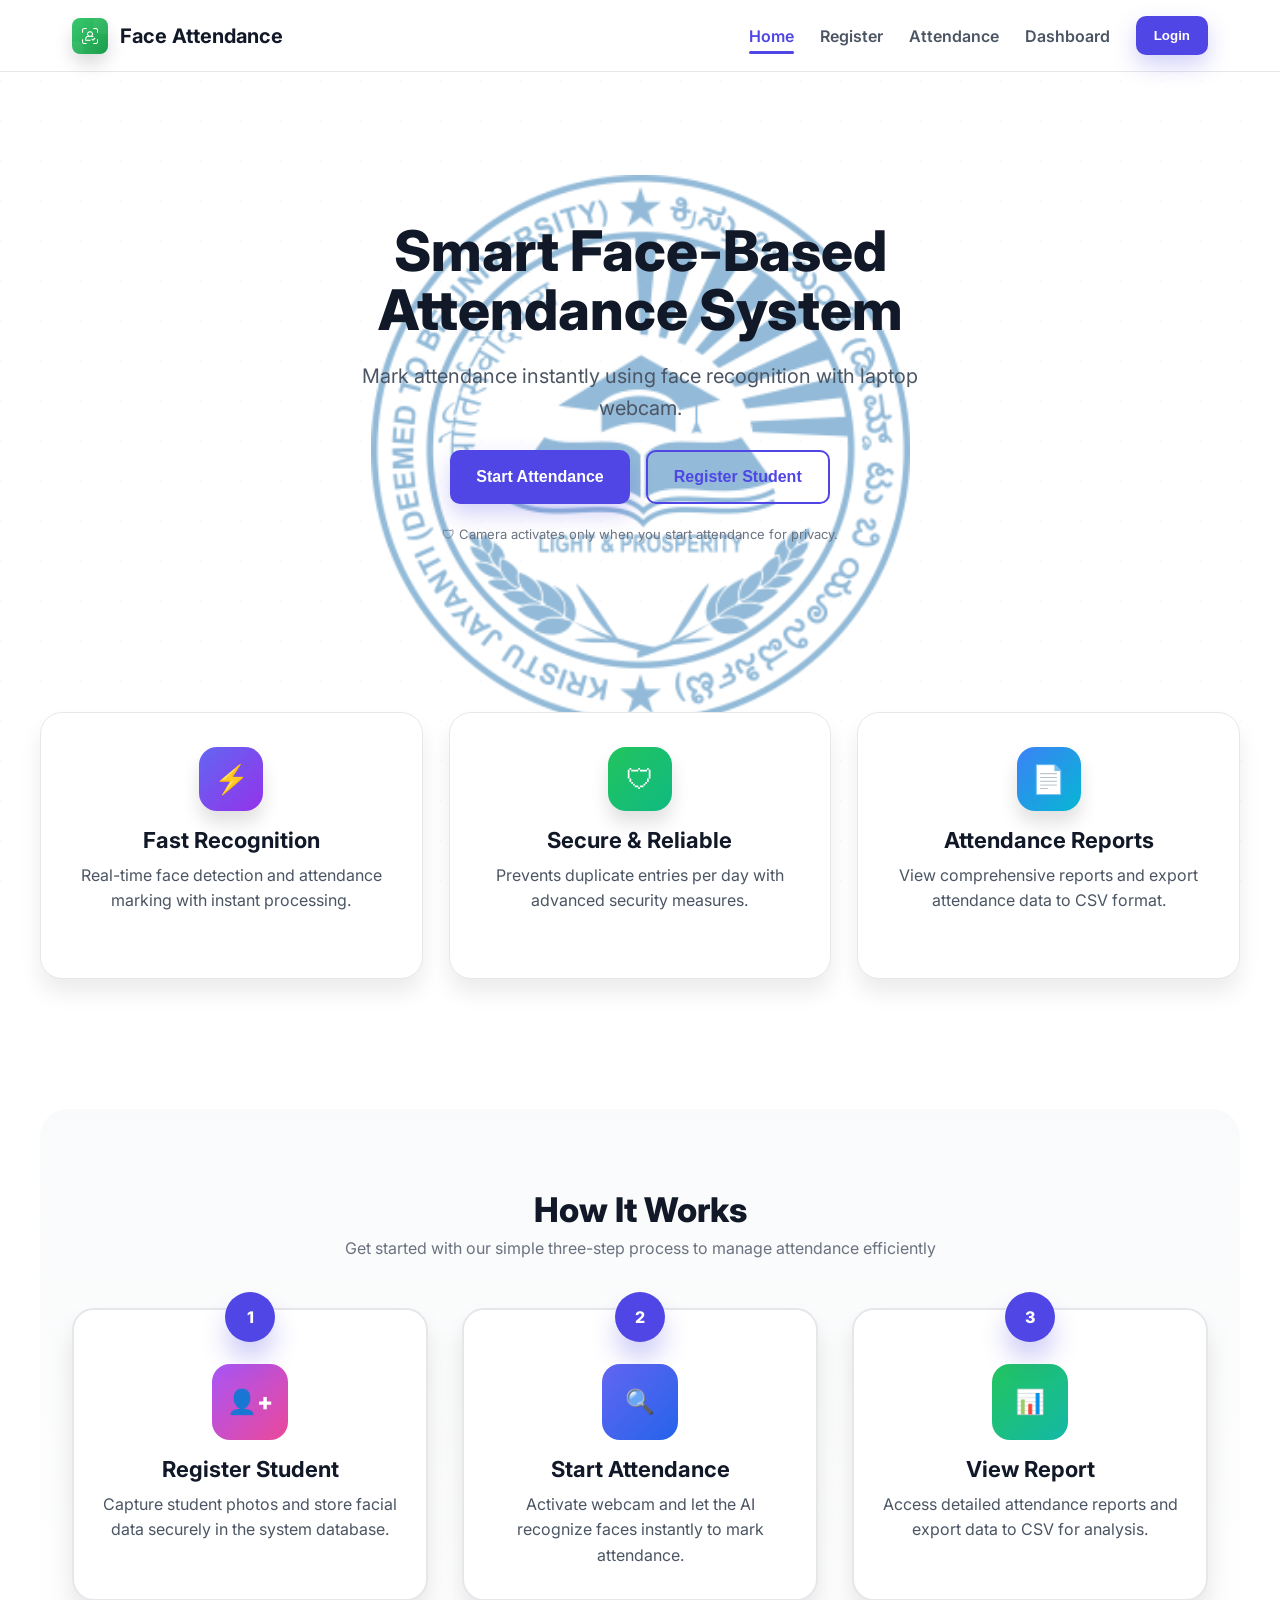
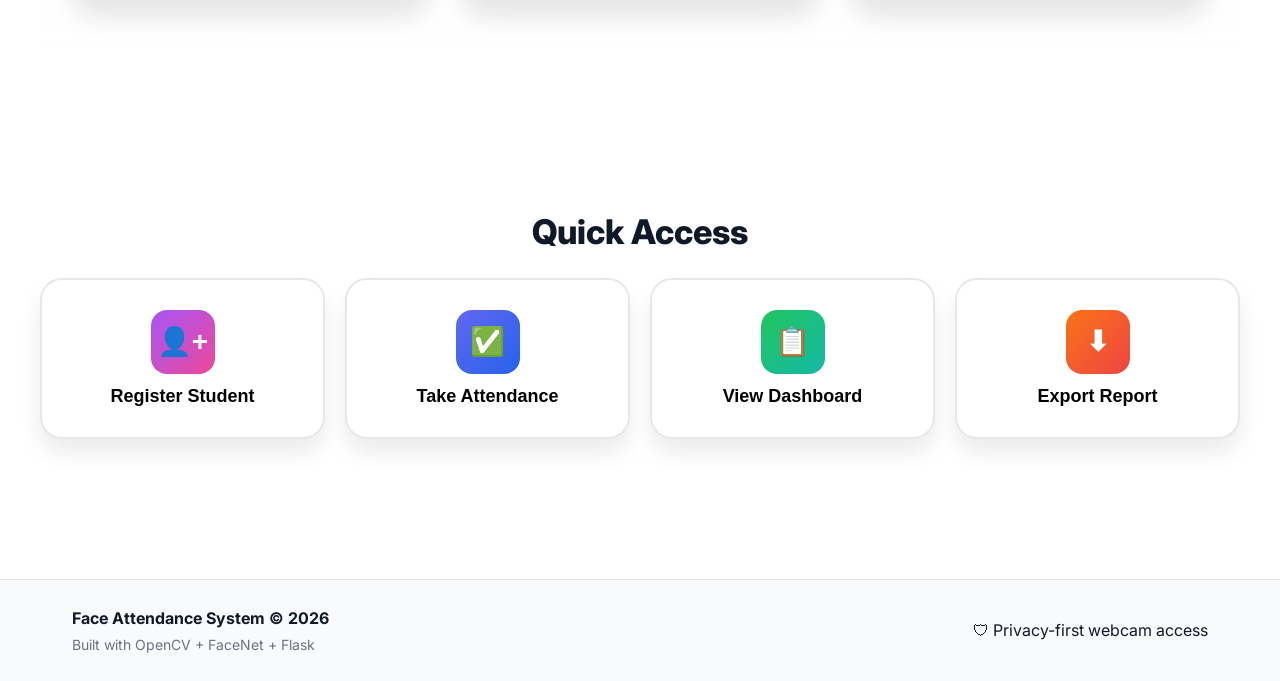
<file: frondend/index.html>
<!DOCTYPE html>
<html lang="en">
<head>
  <meta charset="UTF-8" />
  <meta name="viewport" content="width=device-width, initial-scale=1.0" />
  <title>Face Attendance | Home</title>

  <!-- Google Font -->
  <link rel="preconnect" href="https://fonts.googleapis.com" />
  <link rel="preconnect" href="https://fonts.gstatic.com" crossorigin />
  <link
    href="https://fonts.googleapis.com/css2?family=Inter:wght@400;500;600;700;800&display=swap"
    rel="stylesheet"
  />

  <!-- CSS -->
  <link rel="stylesheet" href="css/style.css" />
  <script>
    // Clear stale session on home page load
    // If no loginTime recorded, it means session is leftover — wipe it
    const loginTime = localStorage.getItem("loginTime");
    if (!loginTime) {
      localStorage.clear();
    } else {
      // Also auto-expire sessions older than 8 hours
      const elapsed = Date.now() - parseInt(loginTime);
      if (elapsed > 8 * 60 * 60 * 1000) {
        localStorage.clear();
      }
    }
  </script>
</head>

<body>
  <!-- Background Pattern -->
  <div class="bg-pattern"></div>

  <!-- University Logo Watermark -->
  <div class="logo-watermark">
    <img src="assets/university-logo.png" alt="University Logo" style="opacity:0.45;" />
  </div>

  <!-- Navbar -->
  <nav class="navbar">
    <div class="nav-container">
      <div class="nav-left">
        <div class="logo-box" style="background:none;padding:0;width:36px;height:36px;">
          <img src="assets/faceattendance-2.png" alt="Logo"
            style="width:36px;height:36px;border-radius:8px;object-fit:contain;" />
        </div>
        <span class="brand">Face Attendance</span>
      </div>

      <div class="nav-right">
        <a class="nav-link active" href="index.html">Home</a>
        <a class="nav-link" href="register.html">Register</a>
        <a class="nav-link" href="attendance.html">Attendance</a>
        <a class="nav-link" href="dashboard.html">Dashboard</a>
        <button class="btn btn-primary" id="authBtn"
          onclick="window.location.href='login.html'">
          Login
        </button>
      </div>
    </div>
  </nav>
  <script>
    // Show logout if already logged in
    const _role = localStorage.getItem("role");
    const _name = localStorage.getItem("userName");
    const _btn  = document.getElementById("authBtn");
    if (localStorage.getItem("loggedIn") === "true") {
      _btn.textContent = `Logout (${_name})`;
      _btn.onclick     = () => {
        ["loggedIn","role","userName","periods","facultyId"].forEach(k => localStorage.removeItem(k));
        window.location.href = "login.html";
      };
    }
  </script>

  <!-- HERO SECTION -->
  <section class="hero container">
    <div style="text-align:center;max-width:680px;margin:0 auto;padding:60px 20px;">
      <h1 class="hero-title">
        Smart Face-Based <br />
        Attendance System
      </h1>

      <p class="hero-subtitle">
        Mark attendance instantly using face recognition with laptop webcam.
      </p>

      <div class="hero-actions" style="justify-content:center;">
        <button class="btn btn-primary btn-lg"
          onclick="window.location.href='attendance.html'">
          Start Attendance
        </button>
        <button class="btn btn-outline btn-lg"
          onclick="window.location.href='register.html'">
          Register Student
        </button>
      </div>

      <div class="privacy-note" style="justify-content:center;">
        🛡 Camera activates only when you start attendance for privacy.
      </div>
    </div>
  </section>

  <!-- FEATURES -->
  <section class="container section">
    <div class="features">
      <div class="feature-card">
        <div class="icon-box purple">⚡</div>
        <h3>Fast Recognition</h3>
        <p>
          Real-time face detection and attendance marking with instant processing.
        </p>
        <a href="attendance.html" class="learn-more">Learn more →</a>
      </div>

      <div class="feature-card">
        <div class="icon-box green">🛡</div>
        <h3>Secure & Reliable</h3>
        <p>
          Prevents duplicate entries per day with advanced security measures.
        </p>
        <a href="register.html" class="learn-more">Learn more →</a>
      </div>

      <div class="feature-card">
        <div class="icon-box blue">📄</div>
        <h3>Attendance Reports</h3>
        <p>
          View comprehensive reports and export attendance data to CSV format.
        </p>
        <a href="dashboard.html" class="learn-more">Learn more →</a>
      </div>
    </div>
  </section>

  <!-- HOW IT WORKS -->
  <section class="container how-section">
    <h2 class="section-title">How It Works</h2>
    <p class="section-subtitle">
      Get started with our simple three-step process to manage attendance efficiently
    </p>

    <div class="how-grid">
      <div class="how-card">
        <div class="step">1</div>
        <div class="how-icon purple">👤+</div>
        <h3>Register Student</h3>
        <p>
          Capture student photos and store facial data securely in the system database.
        </p>
      </div>

      <div class="how-card">
        <div class="step">2</div>
        <div class="how-icon indigo">🔍</div>
        <h3>Start Attendance</h3>
        <p>
          Activate webcam and let the AI recognize faces instantly to mark attendance.
        </p>
      </div>

      <div class="how-card">
        <div class="step">3</div>
        <div class="how-icon green">📊</div>
        <h3>View Report</h3>
        <p>
          Access detailed attendance reports and export data to CSV for analysis.
        </p>
      </div>
    </div>
  </section>

  <!-- QUICK ACCESS -->
  <section class="container section">
    <h2 class="section-title center">Quick Access</h2>

    <div class="quick-grid">
      <button class="quick-tile" onclick="window.location.href='register.html'">
        <div class="tile-icon purple">👤+</div>
        Register Student
      </button>

      <button class="quick-tile" onclick="window.location.href='attendance.html'">
        <div class="tile-icon indigo">✅</div>
        Take Attendance
      </button>

      <button class="quick-tile" onclick="window.location.href='dashboard.html'">
        <div class="tile-icon green">📋</div>
        View Dashboard
      </button>

      <button class="quick-tile" onclick="window.location.href='dashboard.html'">
        <div class="tile-icon orange">⬇</div>
        Export Report
      </button>
    </div>
  </section>

  <!-- FOOTER -->
  <footer class="footer">
    <div class="container footer-content">
      <div>
        <strong>Face Attendance System © 2026</strong>
        <p>Built with OpenCV + FaceNet + Flask</p>
      </div>
      <div class="footer-right">
        🛡 Privacy-first webcam access
      </div>
    </div>
  </footer>

</body>
</html>
</file>
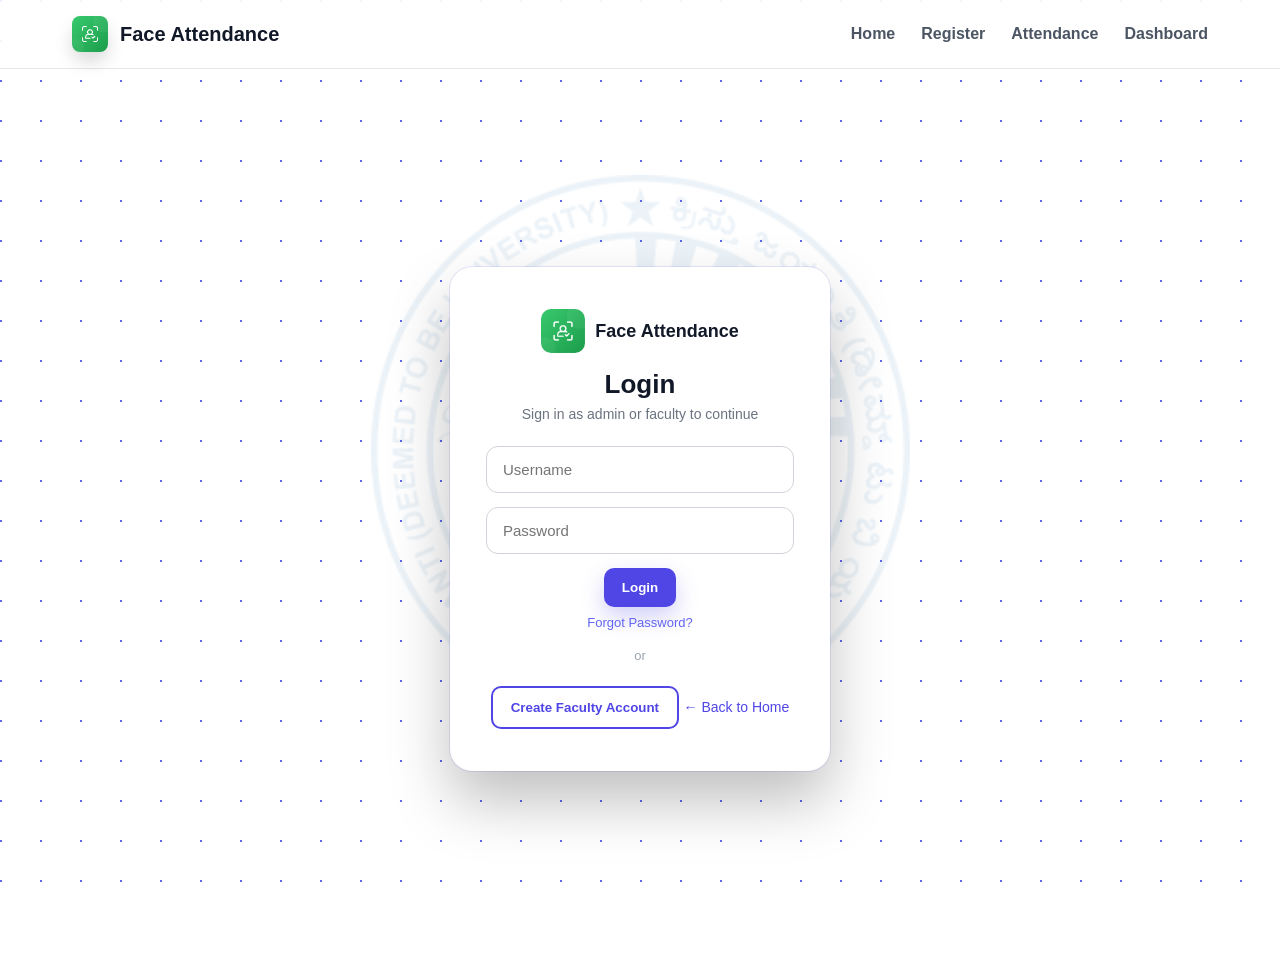
<file: frondend/attendance.html>
<!DOCTYPE html>
<html lang="en">
<head>
  <meta charset="UTF-8" />
  <meta name="viewport" content="width=device-width, initial-scale=1.0" />
  <title>Take Attendance | Face Attendance</title>
  <link rel="stylesheet" href="css/style.css" />
  <script>
    if (localStorage.getItem("loggedIn") !== "true") {
      window.location.href = "login.html";
    }
  </script>
  <style>
    .period-grid {
      display: grid;
      grid-template-columns: repeat(4, 1fr);
      gap: 10px;
      margin-bottom: 20px;
    }
    @media(max-width:700px){ .period-grid{ grid-template-columns: repeat(2,1fr); } }

    .period-tile {
      border: 2px solid #e5e7eb;
      border-radius: 10px;
      padding: 10px 12px;
      cursor: pointer;
      background: #fff;
      transition: all .15s;
      text-align: center;
    }
    .period-tile:hover    { border-color: #6366f1; background: #f5f3ff; }
    .period-tile.active   { border-color: #6366f1; background: #ede9fe; }
    .period-tile.current  { border-color: #10b981; }
    .period-tile.current.active { background: #d1fae5; border-color:#10b981; }
    .period-tile .p-label { font-size: 13px; font-weight: 600; color: #374151; }
    .period-tile .p-time  { font-size: 11px; color: #9ca3af; margin-top: 2px; }
    .period-tile .p-badge {
      font-size: 10px; font-weight: 600; padding: 2px 8px;
      border-radius: 20px; margin-top: 4px; display: inline-block;
    }
    .badge-now    { background: #d1fae5; color: #065f46; }
    .badge-done   { background: #f3f4f6; color: #9ca3af; }
    .badge-upcoming { background: #eff6ff; color: #1e40af; }

    .status-bar {
      display: flex; align-items: center; gap: 10px;
      background: #f9fafb; border: 1px solid #e5e7eb;
      border-radius: 10px; padding: 10px 16px;
      margin-bottom: 16px; flex-wrap: wrap;
      font-size: 13px;
    }
    .s-badge {
      padding: 3px 12px; border-radius: 20px;
      font-weight: 600; font-size: 12px; color: #fff;
    }
    .s-present { background: #10b981; }
    .s-late    { background: #f59e0b; }
    .s-absent  { background: #ef4444; }
    .s-none    { background: #9ca3af; }
  </style>
</head>
<body>
  <div class="bg-pattern"></div>
  <div class="logo-watermark">
    <img src="assets/university-logo.png" alt="" />
  </div>

  <nav class="navbar">
    <div class="nav-container">
      <div class="nav-left">
        <div class="logo-box" style="background:none;padding:0;width:36px;height:36px;">
          <img src="assets/faceattendance-2.png" alt="Logo"
            style="width:36px;height:36px;border-radius:8px;object-fit:contain;" />
        </div>
        <span class="brand">Face Attendance</span>
      </div>
      <div class="nav-right">
        <a class="nav-link" href="index.html">Home</a>
        <a class="nav-link" href="register.html" id="registerLink">Register</a>
        <a class="nav-link active" href="attendance.html">Attendance</a>
        <a class="nav-link" href="dashboard.html">Dashboard</a>
        <span style="font-size:13px;color:#6b7280;margin-right:4px" id="userTag"></span>
        <a class="btn btn-outline" href="#" onclick="logout()">Logout</a>
      </div>
    </div>
  </nav>
  <script>
    // Hide Register link for faculty
    if (localStorage.getItem("role") !== "admin") {
      const rl = document.getElementById("registerLink");
      if (rl) rl.style.display = "none";
    }
  </script>

  <section class="container section">
    <h1 class="section-title center">Take Attendance</h1>
    <p class="section-subtitle center">Select a period, then start face recognition</p>

    <!-- Period selector -->
    <h3 style="font-size:15px;color:#374151;margin-bottom:10px">Select Period</h3>
    <div class="period-grid" id="periodGrid">
      <!-- Filled by JS -->
    </div>

    <!-- Live status bar -->
    <div class="status-bar">
      <span style="color:#6b7280">Selected:</span>
      <strong id="selectedPeriodLabel" style="color:#374151">None</strong>
      <span style="color:#6b7280;margin-left:8px">Status now:</span>
      <span class="s-badge s-none" id="statusBadge">—</span>
      <span style="color:#9ca3af;font-size:12px" id="statusDesc"></span>
      <span style="margin-left:auto;color:#374151" id="clockDisplay"></span>
    </div>

    <div class="hero-grid">
      <!-- Webcam -->
      <div class="webcam-card">
        <div class="webcam-top-left">
          <span class="dot" id="camDot" style="background:red"></span>
          <span id="camLabel">Camera: OFF</span>
        </div>

        <div class="webcam-body" style="position:relative;">
          <video id="video" autoplay playsinline
            style="display:none;width:100%;border-radius:12px;"></video>
          <canvas id="canvas" style="display:none;"></canvas>

          <div id="camPlaceholder">
            <div class="webcam-frame"></div>
            <div class="webcam-icon">🎥</div>
            <div class="webcam-info">
              <h3>Camera Preview</h3>
              <p style="color:#6b7280;font-size:14px">Select a period above, then start</p>
            </div>
          </div>
        </div>

        <!-- Button outside webcam-body -->
        <div style="padding:14px;text-align:center;">
          <button id="startBtn" class="btn btn-primary" onclick="startAttendance()" style="width:100%">
            Start Attendance
          </button>
        </div>

        <div class="webcam-footer">
          <span class="status-label">Face Detection:</span>
          <span id="detectionStatus" class="status-off">
            <span class="dot dot-red"></span> OFF
          </span>
        </div>
      </div>

      <!-- Result Panel -->
      <div class="login-card-square">
        <h3 class="login-title">Recognition Result</h3>
        <p class="login-sub" id="resultSub">Waiting for face...</p>

        <div id="resultBox" style="
          background:#f9fafb; border:1px solid #e5e7eb;
          border-radius:10px; padding:16px; margin-top:14px;
          min-height:90px; text-align:left;">
          <p style="color:#9ca3af;font-size:14px">No recognition yet.</p>
        </div>

        <div style="margin-top:18px;">
          <strong style="font-size:14px;color:#374151">Marked This Period</strong>
          <ul id="markedList" style="
            margin-top:8px; padding:0; list-style:none;
            max-height:160px; overflow-y:auto; font-size:13px; color:#374151;">
            <li style="color:#9ca3af">None yet</li>
          </ul>
        </div>

        <button id="stopBtn" class="btn btn-outline full"
          style="margin-top:14px;display:none" onclick="stopAttendance()">
          Stop Camera
        </button>

        <!-- Manual fallback -->
        <div style="margin-top:16px;border-top:1px solid #e5e7eb;padding-top:14px">
          <p style="font-size:12px;color:#9ca3af;margin-bottom:8px">Manual fallback</p>
          <input type="text" id="roll" placeholder="Roll Number" />
          <select id="status" style="margin-top:8px">
            <option value="Present">Present</option>
            <option value="Late">Late</option>
            <option value="Absent">Absent</option>
          </select>
          <button class="btn btn-primary full" style="margin-top:10px" onclick="markManual()">
            Mark Manually
          </button>
          <p id="manualMsg" style="margin-top:8px;font-size:13px;"></p>
        </div>
      </div>
    </div>
  </section>

  <footer class="footer">
    <div class="container footer-content">
      <div>
        <strong>Face Attendance System © 2026</strong>
        <p>Attendance Module</p>
      </div>
    </div>
  </footer>

  <script>
    let stream              = null;
    let recognitionInterval = null;
    let selectedPeriod      = null;
    let periods             = [];
    const markedRolls       = new Set();

    // ── Role & assigned periods from localStorage ──────────────
    const ROLE      = localStorage.getItem("role") || "faculty";
    const USER_NAME = localStorage.getItem("userName") || "";
    const SCHEDULE  = JSON.parse(localStorage.getItem("schedule") || "{}");
    const DAYS      = ["Sunday","Monday","Tuesday","Wednesday","Thursday","Friday","Saturday"];
    const TODAY_DAY = DAYS[new Date().getDay()];

    // Get today's assigned periods for faculty
    const TODAYS_PERIODS = ROLE === "faculty"
      ? (SCHEDULE[TODAY_DAY] || [])
      : [];

    function logout() {
      ["loggedIn","role","userName","periods","facultyId"].forEach(k => localStorage.removeItem(k));
      window.location.href = "login.html";
    }

    // ── Init ───────────────────────────────────────────────────
    window.addEventListener("DOMContentLoaded", () => {
      // Show logged-in user name in navbar
      const tag = document.getElementById("userTag");
      if (tag) tag.textContent = USER_NAME;

      loadPeriods();
      setInterval(updateClock, 10000);
      updateClock();
    });

    // ── Clock ──────────────────────────────────────────────────
    function updateClock() {
      const now = new Date();
      document.getElementById("clockDisplay").textContent =
        now.toLocaleTimeString([], { hour: "2-digit", minute: "2-digit" });
      renderPeriodGrid();   // refresh current period highlight
      updateStatusBar();
    }

    // ── Load periods from backend ──────────────────────────────
    async function loadPeriods() {
      try {
        const res  = await fetch("http://127.0.0.1:5000/api/periods");
        const data = await res.json();
        let allPeriods = data.periods;

        // Faculty only sees their periods for TODAY
        if (ROLE === "faculty") {
          if (TODAYS_PERIODS.length > 0) {
            allPeriods = allPeriods.filter(p => TODAYS_PERIODS.includes(p.id));
          } else {
            // No periods assigned for today
            allPeriods = [];
            document.getElementById("camPlaceholder").querySelector("p").textContent =
              `No periods assigned for ${TODAY_DAY}`;
          }
        }
        periods = allPeriods;

        if (data.current_period) {
          const current = periods.find(p => p.id === data.current_period.id);
          if (current) selectedPeriod = current;
        }
        renderPeriodGrid();
        updateStatusBar();
      } catch (e) {
        let allPeriods = [
          {id:1,label:"Period 1",start:"09:00",end:"09:50"},
          {id:2,label:"Period 2",start:"10:00",end:"10:50"},
          {id:3,label:"Period 3",start:"11:00",end:"11:50"},
          {id:4,label:"Period 4",start:"12:00",end:"12:50"},
          {id:5,label:"Period 5",start:"13:40",end:"14:30"},
          {id:6,label:"Period 6",start:"14:40",end:"15:30"},
          {id:7,label:"Period 7",start:"15:40",end:"16:30"},
        ];
        if (ROLE === "faculty" && TODAYS_PERIODS.length > 0) {
          allPeriods = allPeriods.filter(p => TODAYS_PERIODS.includes(p.id));
        }
        periods = allPeriods;
        renderPeriodGrid();
      }
    }

    // ── Render period tiles ────────────────────────────────────
    function renderPeriodGrid() {
      const grid   = document.getElementById("periodGrid");
      const now    = new Date();
      const nowMin = now.getHours() * 60 + now.getMinutes();

      grid.innerHTML = "";
      periods.forEach(p => {
        const [sh, sm] = p.start.split(":").map(Number);
        const [eh, em] = p.end.split(":").map(Number);
        const startMin = sh * 60 + sm;
        const endMin   = eh * 60 + em;

        let badgeClass, badgeText;
        if (nowMin >= startMin && nowMin <= endMin) {
          badgeClass = "badge-now"; badgeText = "NOW";
        } else if (nowMin > endMin) {
          badgeClass = "badge-done"; badgeText = "Done";
        } else {
          badgeClass = "badge-upcoming"; badgeText = "Upcoming";
        }

        const isActive  = selectedPeriod && selectedPeriod.id === p.id;
        const isCurrent = badgeText === "NOW";

        const tile = document.createElement("div");
        tile.className = `period-tile${isCurrent ? " current" : ""}${isActive ? " active" : ""}`;
        tile.innerHTML = `
          <div class="p-label">${p.label}</div>
          <div class="p-time">${p.start} – ${p.end}</div>
          <span class="p-badge ${badgeClass}">${badgeText}</span>
        `;
        tile.onclick = () => selectPeriod(p);
        grid.appendChild(tile);
      });

      if (selectedPeriod) {
        document.getElementById("selectedPeriodLabel").textContent =
          `${selectedPeriod.label} (${selectedPeriod.start}–${selectedPeriod.end})`;
      }
    }

    function selectPeriod(p) {
      selectedPeriod = p;
      markedRolls.clear();
      document.getElementById("markedList").innerHTML =
        '<li style="color:#9ca3af">None yet</li>';
      document.getElementById("resultBox").innerHTML =
        '<p style="color:#9ca3af;font-size:14px">No recognition yet.</p>';
      renderPeriodGrid();
      updateStatusBar();
    }

    // ── Status bar ─────────────────────────────────────────────
    function updateStatusBar() {
      if (!selectedPeriod) return;
      const now    = new Date();
      const nowMin = now.getHours() * 60 + now.getMinutes();
      const [sh, sm] = selectedPeriod.start.split(":").map(Number);
      const diff   = nowMin - (sh * 60 + sm);

      let status, cls, desc;
      if (diff <= 10)       { status="Present"; cls="s-present"; desc="Within grace period"; }
      else if (diff <= 20)  { status="Late";    cls="s-late";    desc="10–20 min late";      }
      else if (diff > 20)   { status="Absent";  cls="s-absent";  desc="More than 20 min late"; }
      else                  { status="—";       cls="s-none";    desc="Period not started";  }

      document.getElementById("statusBadge").textContent = status;
      document.getElementById("statusBadge").className   = `s-badge ${cls}`;
      document.getElementById("statusDesc").textContent  = desc;
    }

    // ── Start camera ───────────────────────────────────────────
    async function startAttendance() {
      if (!selectedPeriod) {
        alert("Please select a period first.");
        return;
      }
      try {
        stream = await navigator.mediaDevices.getUserMedia({ video: true });
        const video = document.getElementById("video");
        video.srcObject = stream;

        document.getElementById("camPlaceholder").style.display = "none";
        document.getElementById("startBtn").style.display       = "none";
        video.style.display = "block";
        document.getElementById("stopBtn").style.display        = "block";
        document.getElementById("camDot").style.background      = "lime";
        document.getElementById("camLabel").textContent         = "Camera: ON";
        document.getElementById("detectionStatus").innerHTML    =
          '<span class="dot" style="background:lime"></span> ON';

        recognitionInterval = setInterval(scanFrame, 2500);
      } catch (e) {
        alert("Camera access denied. Please allow camera permission.");
      }
    }

    // ── Scan frame ─────────────────────────────────────────────
    async function scanFrame() {
      const video  = document.getElementById("video");
      const canvas = document.getElementById("canvas");
      if (video.readyState < 2) return;

      canvas.width  = video.videoWidth;
      canvas.height = video.videoHeight;
      canvas.getContext("2d").drawImage(video, 0, 0);

      try {
        const res  = await fetch("http://127.0.0.1:5000/api/recognize-face", {
          method: "POST",
          headers: { "Content-Type": "application/json" },
          body: JSON.stringify({
            image:     canvas.toDataURL("image/jpeg", 0.8),
            period_id: selectedPeriod ? selectedPeriod.id : 0
          })
        });
        handleResult(await res.json());
      } catch (e) {
        showResult("⚠ Backend not reachable", "#ef4444");
      }
    }

    // ── Handle result ──────────────────────────────────────────
    function handleResult(data) {
      if (!data.success) {
        showResult(data.error || "No face detected", "#9ca3af");
        return;
      }

      const color = { Present:"#10b981", Late:"#f59e0b", Absent:"#ef4444" }[data.status] || "#9ca3af";

      if (data.already_marked) {
        showResult(
          `✔ ${data.name} (${data.roll}) — Already marked <strong>${data.status}</strong> for ${data.period}`,
          "#9ca3af"
        );
        return;
      }

      showResult(
        `<span style="color:${color};font-size:16px;font-weight:600">${data.status}</span>
         &nbsp; ${data.name} (${data.roll})<br>
         <span style="font-size:12px;color:#6b7280">
           ${data.period} &nbsp;·&nbsp; Confidence: ${data.confidence}% &nbsp;·&nbsp; ${data.time}
         </span>`, color
      );

      document.getElementById("resultSub").textContent = `Last: ${data.name}`;

      const key = `${data.roll}-${data.period}`;
      if (!markedRolls.has(key)) {
        markedRolls.add(key);
        const list = document.getElementById("markedList");
        if (list.children[0]?.style.color === "rgb(156, 163, 175)") list.innerHTML = "";
        const dot = { Present:"🟢", Late:"🟡", Absent:"🔴" }[data.status] || "⚪";
        const li  = document.createElement("li");
        li.style.cssText = "padding:4px 0;border-bottom:1px solid #f3f4f6;";
        li.innerHTML = `${dot} ${data.name} <span style="color:#9ca3af">${data.roll}</span>
                        — <strong>${data.status}</strong>
                        <span style="color:#9ca3af">${data.time}</span>`;
        list.prepend(li);
      }
    }

    function showResult(html, color) {
      document.getElementById("resultBox").innerHTML =
        `<div style="border-left:3px solid ${color};padding-left:10px;line-height:1.7;font-size:14px">${html}</div>`;
    }

    // ── Stop camera ────────────────────────────────────────────
    function stopAttendance() {
      clearInterval(recognitionInterval);
      if (stream) stream.getTracks().forEach(t => t.stop());

      document.getElementById("video").style.display          = "none";
      document.getElementById("camPlaceholder").style.display = "block";
      document.getElementById("startBtn").style.display       = "block";
      document.getElementById("stopBtn").style.display        = "none";
      document.getElementById("camDot").style.background      = "red";
      document.getElementById("camLabel").textContent         = "Camera: OFF";
      document.getElementById("detectionStatus").innerHTML    =
        '<span class="dot dot-red"></span> OFF';
    }

    // ── Manual fallback ────────────────────────────────────────
    async function markManual() {
      const roll   = document.getElementById("roll").value.trim();
      const status = document.getElementById("status").value;
      const msg    = document.getElementById("manualMsg");

      if (!roll) { msg.style.color="red"; msg.textContent="Enter roll number"; return; }
      if (!selectedPeriod) { msg.style.color="red"; msg.textContent="Select a period first"; return; }

      try {
        const res  = await fetch("http://127.0.0.1:5000/api/mark-attendance", {
          method: "POST",
          headers: { "Content-Type": "application/json" },
          body: JSON.stringify({ roll, status, period_id: selectedPeriod.id })
        });
        const data = await res.json();
        if (data.success) {
          msg.style.color = "green";
          msg.textContent = `Marked ${status} for ${selectedPeriod.label}`;
          document.getElementById("roll").value = "";
        } else {
          msg.style.color = "red"; msg.textContent = data.error || "Failed";
        }
      } catch (e) {
        msg.style.color = "red"; msg.textContent = "Backend not reachable";
      }
    }
  </script>
</body>
</html>
</file>
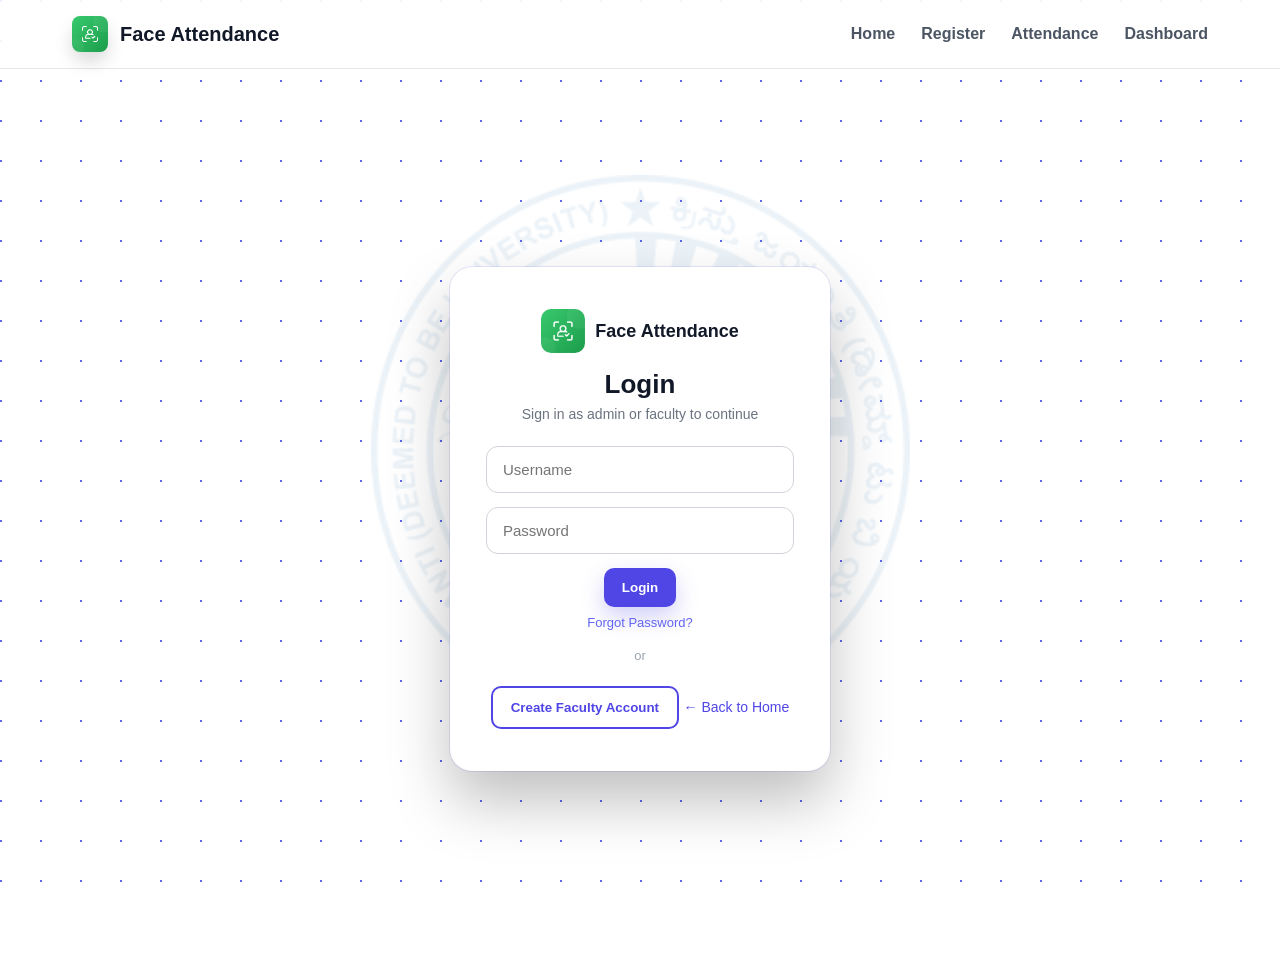
<file: frondend/dashboard.html>
<!DOCTYPE html>
<html lang="en">
<head>
  <meta charset="UTF-8" />
  <meta name="viewport" content="width=device-width, initial-scale=1.0" />
  <title>Admin Dashboard | Face Attendance</title>
  <link rel="stylesheet" href="css/style.css" />
  <script>
    if (localStorage.getItem("loggedIn") !== "true") {
      window.location.href = "login.html";
    }
  </script>
  <style>
    .alert-banner {
      background: #fef2f2;
      border: 1px solid #fecaca;
      border-radius: 10px;
      padding: 12px 18px;
      margin-bottom: 16px;
      display: flex;
      align-items: center;
      gap: 10px;
      font-size: 14px;
      color: #991b1b;
    }
    .summary-table { width:100%; border-collapse:collapse; font-size:13px; }
    .summary-table th {
      background:#f9fafb; padding:10px 12px;
      text-align:left; font-weight:600;
      color:#374151; border-bottom:2px solid #e5e7eb;
    }
    .summary-table td { padding:10px 12px; border-bottom:1px solid #f3f4f6; }
    .pct-bar-bg {
      background:#f3f4f6; border-radius:20px;
      height:8px; width:120px; overflow:hidden; display:inline-block;
    }
    .pct-bar { height:100%; border-radius:20px; }
    .badge-ok       { background:#d1fae5;color:#065f46;padding:2px 10px;border-radius:20px;font-size:11px;font-weight:600; }
    .badge-warn     { background:#fef3c7;color:#92400e;padding:2px 10px;border-radius:20px;font-size:11px;font-weight:600; }
    .badge-danger   { background:#fee2e2;color:#991b1b;padding:2px 10px;border-radius:20px;font-size:11px;font-weight:600; }
    .badge-critical { background:#7f1d1d;color:#fff;padding:2px 10px;border-radius:20px;font-size:11px;font-weight:600; }
    .threshold-row  { display:flex;align-items:center;gap:10px;margin-bottom:14px;font-size:13px; }
  </style>
  <style>
    .edit-select {
      border: 1px solid #e5e7eb;
      border-radius: 6px;
      padding: 4px 8px;
      font-size: 13px;
      cursor: pointer;
      background: #fff;
    }
    .edit-select:disabled {
      background: #f3f4f6;
      color: #9ca3af;
      cursor: not-allowed;
    }
    .save-btn {
      font-size: 12px;
      padding: 4px 12px;
      border-radius: 6px;
      border: none;
      background: #6366f1;
      color: #fff;
      cursor: pointer;
      margin-left: 6px;
    }
    .save-btn:hover   { background: #4f46e5; }
    .save-btn:disabled {
      background: #e5e7eb;
      color: #9ca3af;
      cursor: not-allowed;
    }
    .frozen-badge {
      font-size: 11px;
      padding: 2px 8px;
      border-radius: 20px;
      background: #fee2e2;
      color: #991b1b;
      margin-left: 6px;
    }
    .saved-badge {
      font-size: 11px;
      color: #10b981;
      margin-left: 6px;
      display: none;
    }
    .freeze-notice {
      background: #fff7ed;
      border: 1px solid #fed7aa;
      border-radius: 10px;
      padding: 10px 16px;
      font-size: 13px;
      color: #92400e;
      margin-bottom: 16px;
      display: none;
    }
  </style>
</head>
<body>
  <div class="bg-pattern"></div>
  <div class="logo-watermark">
    <img src="assets/university-logo.png" alt="" />
  </div>

  <nav class="navbar">
    <div class="nav-container">
      <div class="nav-left">
        <div class="logo-box" style="background:none;padding:0;width:36px;height:36px;">
          <img src="assets/faceattendance-2.png" alt="Logo"
            style="width:36px;height:36px;border-radius:8px;object-fit:contain;" />
        </div>
        <span class="brand">Face Attendance</span>
      </div>
      <div class="nav-right">
        <a class="nav-link" href="index.html">Home</a>
        <a class="nav-link" href="register.html" id="registerLink">Register</a>
        <a class="nav-link" href="attendance.html">Attendance</a>
        <a class="nav-link active" href="dashboard.html">Dashboard</a>
        <span style="font-size:13px;color:#6b7280;margin-right:4px" id="userTag"></span>
        <a class="btn btn-outline" href="#" onclick="logout()">Logout</a>
      </div>
    </div>
  </nav>
  <script>
    const _role = localStorage.getItem("role");
    const _name = localStorage.getItem("userName");
    document.getElementById("userTag").textContent = _name || "";
    if (_role !== "admin") {
      const rl = document.getElementById("registerLink");
      if (rl) rl.style.display = "none";
    }
  </script>

  <section class="container section">
    <h1 class="section-title" id="dashTitle">Dashboard</h1>

    <!-- Filters -->
    <div style="display:flex;gap:10px;margin-bottom:16px;flex-wrap:wrap;align-items:flex-end;">
      <div>
        <label style="font-size:12px;color:#6b7280;display:block;margin-bottom:4px">Date</label>
        <input type="date" id="datePicker" />
      </div>
      <div>
        <label style="font-size:12px;color:#6b7280;display:block;margin-bottom:4px">Period</label>
        <select id="periodPicker" style="height:38px;padding:0 10px;border:1px solid #e5e7eb;border-radius:8px;">
          <option value="">All Periods</option>
          <option value="1">Period 1 (09:00–09:50)</option>
          <option value="2">Period 2 (10:00–10:50)</option>
          <option value="3">Period 3 (11:00–11:50)</option>
          <option value="4">Period 4 (12:00–12:50)</option>
          <option value="5">Period 5 (13:40–14:30)</option>
          <option value="6">Period 6 (14:40–15:30)</option>
          <option value="7">Period 7 (15:40–16:30)</option>
        </select>
      </div>
      <button class="btn btn-outline" onclick="loadData()">Load</button>
      <button class="btn btn-primary" onclick="exportCSV()">Export CSV</button>
      <button class="btn btn-primary" onclick="exportPDF()">Export PDF</button>
    </div>

    <!-- Freeze notice (shown when date > 5 days ago) -->
    <div class="freeze-notice" id="freezeNotice">
      🔒 Records older than 5 days are <strong>frozen</strong> and cannot be edited.
    </div>

    <!-- Alert banner (shown when students below threshold) -->
    <div class="alert-banner" id="alertBanner" style="display:none;">
      🚨 <span id="alertText"></span>
    </div>

    <!-- Stats -->
    <div class="quick-grid">
      <div class="quick-tile">👥 Total   <strong id="totalStudents">0</strong></div>
      <div class="quick-tile">✅ Present <strong id="presentCount">0</strong></div>
      <div class="quick-tile">⏱ Late    <strong id="lateCount">0</strong></div>
      <div class="quick-tile">❌ Absent  <strong id="absentCount">0</strong></div>
      <div class="quick-tile">📊 %       <strong id="percent">0%</strong></div>
    </div>
  </section>

  <!-- Attendance Summary / 75% Alert Section -->
  <section class="container section" id="summarySection">
    <h2 class="section-title" style="font-size:18px;">📊 Student Attendance Summary</h2>
    <p style="font-size:13px;color:#6b7280;margin-bottom:14px;">
      Overall attendance across all periods and dates. Students below threshold are flagged.
    </p>

    <div class="threshold-row">
      <label style="color:#374151;font-weight:500;">Alert Threshold:</label>
      <input type="number" id="thresholdInput" value="75" min="1" max="100"
        style="width:70px;padding:4px 8px;border:1px solid #e5e7eb;border-radius:6px;font-size:13px;" />
      <span style="color:#6b7280">%</span>
      <button class="btn btn-outline" style="font-size:12px;padding:4px 14px"
        onclick="loadSummary()">Refresh</button>
    </div>

    <div id="summaryContainer">
      <p style="color:#9ca3af;font-size:13px;">Loading...</p>
    </div>
  </section>

  <!-- Faculty Period Assignment (admin only) -->
  <section class="container section" id="facultyPanel" style="display:none;">
    <h2 class="section-title" style="font-size:18px;">Assign Periods to Faculty</h2>
    <p style="font-size:13px;color:#6b7280;margin-bottom:16px;">
      Check which periods each faculty member is responsible for.
    </p>
    <div id="facultyList"></div>
  </section>

  <section class="container section">
    <table class="dashboard-table">
      <thead>
        <tr>
          <th>#</th>
          <th>Name</th>
          <th>Roll</th>
          <th>Class</th>
          <th>Period</th>
          <th>Time</th>
          <th>Status</th>
          <th id="editHeader">Edit</th>
        </tr>
      </thead>
      <tbody id="attendanceBody"></tbody>
    </table>
  </section>

  <script>
    let currentRecords = [];
    let isFrozen       = false;

    function logout() {
      ["loggedIn","role","userName","periods","facultyId"].forEach(k => localStorage.removeItem(k));
      window.location.href = "login.html";
    }

    const DASH_ROLE     = localStorage.getItem("role");
    const DASH_NAME     = localStorage.getItem("userName");
    const DASH_SCHEDULE = JSON.parse(localStorage.getItem("schedule") || "{}");
    const DASH_PERIODS  = JSON.parse(localStorage.getItem("periods") || "[]");
    const DASH_DAYS     = ["Sunday","Monday","Tuesday","Wednesday","Thursday","Friday","Saturday"];
    const DASH_TODAY    = DASH_DAYS[new Date().getDay()];
    // For dashboard period picker, show today's assigned periods
    const DASH_TODAY_PERIODS = DASH_ROLE !== "admin"
      ? (DASH_SCHEDULE[DASH_TODAY] || DASH_PERIODS)
      : [];

    const PERIOD_INFO = {
      1:"Period 1 (09:00–09:50)", 2:"Period 2 (10:00–10:50)",
      3:"Period 3 (11:00–11:50)", 4:"Period 4 (12:00–12:50)",
      5:"Period 5 (13:40–14:30)", 6:"Period 6 (14:40–15:30)",
      7:"Period 7 (15:40–16:30)"
    };

    function logout() {
      ["loggedIn","role","userName","periods","facultyId"].forEach(k => localStorage.removeItem(k));
      window.location.href = "login.html";
    }

    // ── Setup dashboard based on role ──────────────────────────
    function setupDashboard() {
      // Update title
      const title = document.getElementById("dashTitle");
      if (title) title.textContent = DASH_ROLE === "admin" ? "Admin Dashboard" : `${DASH_NAME}'s Dashboard`;

      // Filter period picker for faculty — show today's periods
      const picker = document.getElementById("periodPicker");
      if (DASH_ROLE !== "admin" && DASH_TODAY_PERIODS.length > 0) {
        picker.innerHTML = "";
        DASH_TODAY_PERIODS.forEach(pid => {
          const opt = document.createElement("option");
          opt.value       = pid;
          opt.textContent = PERIOD_INFO[pid] || `Period ${pid}`;
          picker.appendChild(opt);
        });
        picker.value = DASH_TODAY_PERIODS[0];
      } else if (DASH_ROLE !== "admin" && DASH_TODAY_PERIODS.length === 0) {
        picker.innerHTML = `<option value="">No periods for ${DASH_TODAY}</option>`;
      }

      // Hide admin-only sections for faculty
      if (DASH_ROLE !== "admin") {
        const facultySection  = document.getElementById("facultyPanel");
        const editHeader      = document.getElementById("editHeader");
        if (facultySection) facultySection.style.display = "none";
        if (editHeader)     editHeader.style.display     = "none";
      }
    }
    async function loadFacultyPanel() {
      if (DASH_ROLE !== "admin") return;
      const panel = document.getElementById("facultyPanel");
      if (!panel) return;
      panel.style.display = "block";

      try {
        const res  = await fetch("http://127.0.0.1:5000/api/faculty");
        const data = await res.json();

        const DAYS    = ["Monday","Tuesday","Wednesday","Thursday","Friday","Saturday"];
        const PERIODS = [
          {id:1,label:"P1",time:"09:00"},{id:2,label:"P2",time:"10:00"},
          {id:3,label:"P3",time:"11:00"},{id:4,label:"P4",time:"12:00"},
          {id:5,label:"P5",time:"13:40"},{id:6,label:"P6",time:"14:40"},
          {id:7,label:"P7",time:"15:40"}
        ];

        const container = document.getElementById("facultyList");
        container.innerHTML = "";

        if (data.faculty.length === 0) {
          container.innerHTML = `<p style="color:#9ca3af;font-size:13px">No faculty registered yet.</p>`;
          return;
        }

        data.faculty.forEach(f => {
          const div = document.createElement("div");
          div.style.cssText = "border:1px solid #e5e7eb;border-radius:12px;padding:16px;margin-bottom:16px;overflow-x:auto;";

          // Header
          let html = `
            <div style="display:flex;justify-content:space-between;align-items:center;margin-bottom:14px;flex-wrap:wrap;gap:8px;">
              <div>
                <strong style="font-size:14px;color:#111827">${f.name}</strong>
                <span style="font-size:12px;color:#6b7280;margin-left:8px">${f.faculty_id}</span><br>
                <span style="font-size:12px;color:#6b7280">${f.department} · ${f.subject}</span>
              </div>
              <button class="btn btn-outline" style="font-size:12px;padding:5px 14px"
                onclick="savePeriods(${f.id}, this)">Save Schedule</button>
            </div>
            <table style="width:100%;border-collapse:collapse;font-size:12px;min-width:500px;">
              <thead>
                <tr style="background:#f9fafb;">
                  <th style="padding:8px;text-align:left;color:#6b7280;border-bottom:2px solid #e5e7eb;min-width:90px;">Day</th>`;

          PERIODS.forEach(p => {
            html += `<th style="padding:8px 6px;text-align:center;color:#6b7280;border-bottom:2px solid #e5e7eb;">
              ${p.label}<br><span style="font-size:10px;color:#9ca3af;">${p.time}</span></th>`;
          });
          html += `</tr></thead><tbody>`;

          DAYS.forEach((day, di) => {
            const bg = di % 2 === 0 ? "#fff" : "#fafafa";
            html += `<tr style="background:${bg};">
              <td style="padding:8px;font-weight:500;color:#374151;">${day}</td>`;
            PERIODS.forEach(p => {
              const checked = f.schedule[day] && f.schedule[day].includes(p.id) ? "checked" : "";
              html += `<td style="text-align:center;padding:8px 6px;">
                <input type="checkbox"
                  data-faculty="${f.id}" data-day="${day}" data-period="${p.id}"
                  ${checked}
                  style="width:16px;height:16px;cursor:pointer;accent-color:#6366f1;">
              </td>`;
            });
            html += `</tr>`;
          });

          html += `</tbody></table>`;
          div.innerHTML = html;
          container.appendChild(div);
        });

      } catch(e) {
        document.getElementById("facultyList").innerHTML =
          `<p style="color:red;font-size:13px">Backend not reachable</p>`;
      }
    }

    async function savePeriods(facultyDbId, btn) {
      const checks   = document.querySelectorAll(`input[data-faculty="${facultyDbId}"]`);
      const schedule = {};
      checks.forEach(cb => {
        if (cb.checked) {
          const day = cb.dataset.day;
          const pid = parseInt(cb.dataset.period);
          schedule[day] = schedule[day] || [];
          schedule[day].push(pid);
        }
      });

      btn.textContent = "Saving...";
      try {
        const res  = await fetch("http://127.0.0.1:5000/api/assign-periods", {
          method:  "POST",
          headers: { "Content-Type": "application/json" },
          body:    JSON.stringify({ faculty_id: facultyDbId, schedule })
        });
        const data = await res.json();
        btn.textContent = data.success ? "✔ Saved" : "Error";
        setTimeout(() => btn.textContent = "Save Schedule", 2500);
      } catch(e) {
        btn.textContent = "Error";
        setTimeout(() => btn.textContent = "Save Schedule", 2500);
      }
    }

    // ── Check if a date is frozen (older than 5 days) ──────────
    function checkFrozen(dateStr) {
      if (!dateStr) return false;
      const record = new Date(dateStr);
      const today  = new Date();
      today.setHours(0, 0, 0, 0);
      const diff = Math.floor((today - record) / (1000 * 60 * 60 * 24));
      return diff > 5;
    }

    // ── Load data ──────────────────────────────────────────────
    function loadData() {
      const date   = document.getElementById("datePicker").value;
      let   period = document.getElementById("periodPicker").value;

      // Faculty can only see their today's assigned periods
      if (DASH_ROLE !== "admin") {
        if (DASH_TODAY_PERIODS.length > 0 && !DASH_TODAY_PERIODS.includes(parseInt(period))) {
          period = DASH_TODAY_PERIODS[0] || "";
          document.getElementById("periodPicker").value = period;
        }
      }

      isFrozen = checkFrozen(date);
      document.getElementById("freezeNotice").style.display = isFrozen ? "block" : "none";

      const url = `http://127.0.0.1:5000/api/attendance?date=${date}${period ? "&period=" + period : ""}`;

      fetch(url)
        .then(r => r.json())
        .then(d => {
          document.getElementById("totalStudents").textContent = d.total_students;
          document.getElementById("presentCount").textContent  = d.present;
          document.getElementById("lateCount").textContent     = d.late;
          document.getElementById("absentCount").textContent   = d.absent;
          document.getElementById("percent").textContent       = d.attendance_percent + "%";

          currentRecords = d.records;
          renderTable(date, period);
        })
        .catch(() => alert("Backend not reachable"));
    }

    // ── Render table with editable status ─────────────────────
    function renderTable(date, period) {
      const tbody = document.getElementById("attendanceBody");
      tbody.innerHTML = "";

      if (currentRecords.length === 0) {
        tbody.innerHTML = `<tr><td colspan="8" style="text-align:center;color:#9ca3af;padding:20px">No records found</td></tr>`;
        return;
      }

      currentRecords.forEach((r, i) => {
        const color     = { Present:"#10b981", Late:"#f59e0b", Absent:"#ef4444" }[r.status] || "#9ca3af";
        const periodId  = period || getPeriodIdFromLabel(r.period);
        const rowId     = `row-${i}`;

        const tr = document.createElement("tr");
        tr.id    = rowId;
        tr.innerHTML = `
          <td>${i + 1}</td>
          <td>${r.name}</td>
          <td>${r.roll}</td>
          <td>${r.class || "—"}</td>
          <td style="font-size:12px;color:#6b7280">${r.period}</td>
          <td>${r.time}</td>
          <td>
            <span id="statusText-${i}" style="color:${color};font-weight:600">${r.status}</span>
          </td>
          <td>
            ${(isFrozen || DASH_ROLE !== "admin")
              ? (isFrozen ? `<span class="frozen-badge">🔒 Frozen</span>` : `<span style="font-size:12px;color:#9ca3af">—</span>`)
              : `<select class="edit-select" id="editSelect-${i}" onchange="onSelectChange(${i})">
                   <option value="Present" ${r.status==="Present"?"selected":""}>Present</option>
                   <option value="Late"    ${r.status==="Late"   ?"selected":""}>Late</option>
                   <option value="Absent"  ${r.status==="Absent" ?"selected":""}>Absent</option>
                 </select>
                 <button class="save-btn" id="saveBtn-${i}"
                   onclick="saveEdit(${i}, '${r.roll}', '${date}', ${periodId})"
                   disabled>
                   Save
                 </button>
                 <span class="saved-badge" id="savedBadge-${i}">✔ Saved</span>`
            }
          </td>`;
        tbody.appendChild(tr);
      });
    }

    // ── Enable Save button when selection changes ──────────────
    function onSelectChange(i) {
      const select   = document.getElementById(`editSelect-${i}`);
      const saveBtn  = document.getElementById(`saveBtn-${i}`);
      const original = currentRecords[i].status;
      saveBtn.disabled = (select.value === original);
      document.getElementById(`savedBadge-${i}`).style.display = "none";
    }

    // ── Save edit ──────────────────────────────────────────────
    async function saveEdit(i, roll, date, periodId) {
      const select    = document.getElementById(`editSelect-${i}`);
      const saveBtn   = document.getElementById(`saveBtn-${i}`);
      const newStatus = select.value;

      saveBtn.textContent = "Saving...";
      saveBtn.disabled    = true;

      try {
        const res  = await fetch("http://127.0.0.1:5000/api/update-attendance", {
          method:  "POST",
          headers: { "Content-Type": "application/json" },
          body:    JSON.stringify({ roll, date, period_id: periodId, status: newStatus })
        });
        const data = await res.json();

        if (data.success) {
          // Update local record
          currentRecords[i].status = newStatus;

          // Update status text colour
          const color = { Present:"#10b981", Late:"#f59e0b", Absent:"#ef4444" }[newStatus];
          document.getElementById(`statusText-${i}`).textContent = newStatus;
          document.getElementById(`statusText-${i}`).style.color = color;

          saveBtn.textContent = "Save";
          document.getElementById(`savedBadge-${i}`).style.display = "inline";

          // Refresh stats
          loadStats(date, document.getElementById("periodPicker").value);
        } else {
          alert(data.error || "Failed to save");
          saveBtn.textContent = "Save";
          saveBtn.disabled    = false;
        }
      } catch (e) {
        alert("Backend not reachable");
        saveBtn.textContent = "Save";
        saveBtn.disabled    = false;
      }
    }

    // ── Refresh just the stats row after an edit ───────────────
    function loadStats(date, period) {
      const url = `http://127.0.0.1:5000/api/attendance?date=${date}${period ? "&period=" + period : ""}`;
      fetch(url).then(r => r.json()).then(d => {
        document.getElementById("totalStudents").textContent = d.total_students;
        document.getElementById("presentCount").textContent  = d.present;
        document.getElementById("lateCount").textContent     = d.late;
        document.getElementById("absentCount").textContent   = d.absent;
        document.getElementById("percent").textContent       = d.attendance_percent + "%";
      });
    }

    // ── Helper: get period id from label string ────────────────
    function getPeriodIdFromLabel(label) {
      const map = {
        "Period 1":1,"Period 2":2,"Period 3":3,"Period 4":4,
        "Period 5":5,"Period 6":6,"Period 7":7
      };
      return map[label] || 1;
    }

    // ── Exports ────────────────────────────────────────────────
    function exportCSV() {
      const date   = document.getElementById("datePicker").value;
      const period = document.getElementById("periodPicker").value;
      window.location.href =
        `http://127.0.0.1:5000/api/export-csv?date=${date}${period ? "&period=" + period : ""}`;
    }

    function exportPDF() {
      const date   = document.getElementById("datePicker").value;
      const period = document.getElementById("periodPicker").value;
      window.location.href =
        `http://127.0.0.1:5000/api/export-pdf?date=${date}${period ? "&period=" + period : ""}`;
    }

    // ── Attendance summary / 75% alert ────────────────────────
    async function loadSummary() {
      const threshold = document.getElementById("thresholdInput").value || 75;
      const container = document.getElementById("summaryContainer");
      container.innerHTML = `<p style="color:#9ca3af;font-size:13px;">Loading...</p>`;

      try {
        const res  = await fetch(`http://127.0.0.1:5000/api/attendance-summary?threshold=${threshold}`);
        const data = await res.json();

        // Show/hide alert banner
        const banner = document.getElementById("alertBanner");
        if (data.below_count > 0) {
          banner.style.display = "flex";
          document.getElementById("alertText").textContent =
            `${data.below_count} student${data.below_count > 1 ? "s are" : " is"} below ${threshold}% attendance and may be detained.`;
        } else {
          banner.style.display = "none";
        }

        if (data.students.length === 0) {
          container.innerHTML = `<p style="color:#9ca3af;font-size:13px;">No students registered yet.</p>`;
          return;
        }

        // Build table
        let html = `
          <table class="summary-table">
            <thead>
              <tr>
                <th>#</th>
                <th>Name</th>
                <th>Roll</th>
                <th>Class</th>
                <th>Attended</th>
                <th>Percentage</th>
                <th>Status</th>
              </tr>
            </thead>
            <tbody>`;

        data.students.forEach((s, i) => {
          const pct     = s.percentage;
          const barColor = pct >= 75 ? "#10b981" : pct >= 60 ? "#f59e0b" : "#ef4444";
          const badge    = pct >= 75
            ? `<span class="badge-ok">Good</span>`
            : pct >= 60
            ? `<span class="badge-warn">⚠ Low</span>`
            : `<span class="badge-critical">🚨 Critical</span>`;

          const rowBg = s.critical ? "background:#fff5f5;" : s.below ? "background:#fffbeb;" : "";

          html += `
            <tr style="${rowBg}">
              <td>${i + 1}</td>
              <td style="font-weight:${s.below ? '600' : '400'}">${s.name}</td>
              <td>${s.roll}</td>
              <td>${s.class}</td>
              <td style="color:#6b7280">${s.attended} / ${s.total}</td>
              <td>
                <div style="display:flex;align-items:center;gap:8px;">
                  <div class="pct-bar-bg">
                    <div class="pct-bar" style="width:${Math.min(pct,100)}%;background:${barColor}"></div>
                  </div>
                  <span style="font-weight:600;color:${barColor}">${pct}%</span>
                </div>
              </td>
              <td>${badge}</td>
            </tr>`;
        });

        html += `</tbody></table>`;
        container.innerHTML = html;

      } catch(e) {
        container.innerHTML = `<p style="color:red;font-size:13px;">Backend not reachable</p>`;
      }
    }

    document.addEventListener("DOMContentLoaded", () => {
      document.getElementById("datePicker").value = new Date().toISOString().split("T")[0];
      setupDashboard();
      loadData();
      loadSummary();
      loadFacultyPanel();
    });
  </script>
</body>
</html>
</file>
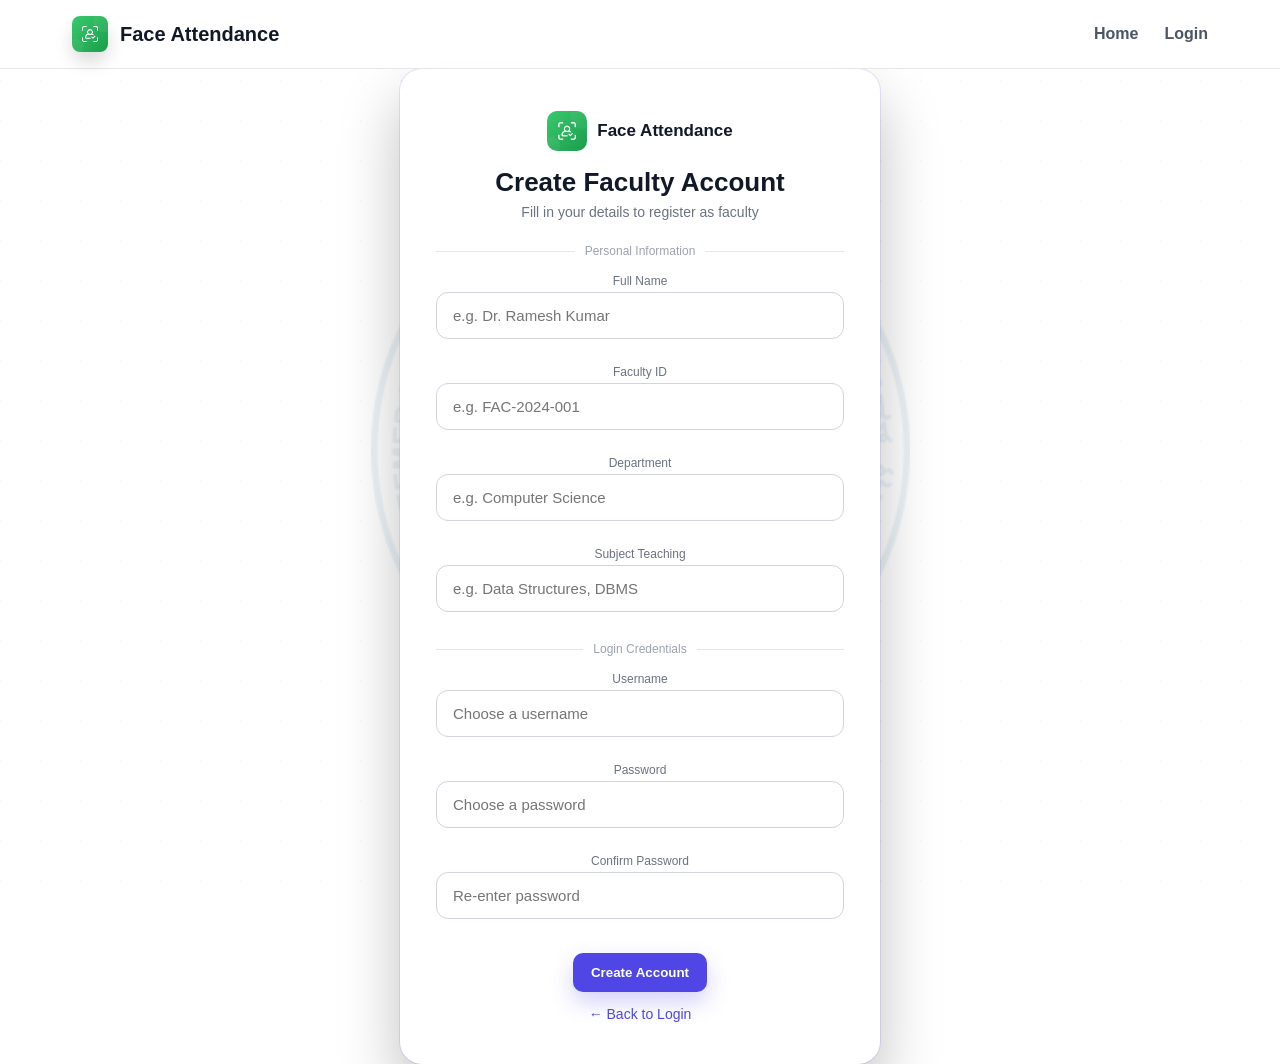
<file: frondend/faculty-register.html>
<!DOCTYPE html>
<html lang="en">
<head>
  <meta charset="UTF-8" />
  <meta name="viewport" content="width=device-width, initial-scale=1.0" />
  <title>Faculty Registration | Face Attendance</title>
  <link rel="stylesheet" href="css/style.css" />
  <style>
    .field-group {
      margin-bottom: 12px;
    }
    .field-group label {
      display: block;
      font-size: 12px;
      color: #6b7280;
      margin-bottom: 4px;
      font-weight: 500;
    }
    .divider-text {
      display: flex;
      align-items: center;
      gap: 10px;
      margin: 16px 0;
      color: #9ca3af;
      font-size: 12px;
    }
    .divider-text::before,
    .divider-text::after {
      content: "";
      flex: 1;
      height: 1px;
      background: #e5e7eb;
    }
  </style>
</head>

<body>
  <div class="bg-pattern"></div>
  <div class="logo-watermark">
    <img src="assets/university-logo.png" alt="" />
  </div>

  <!-- Navbar -->
  <nav class="navbar">
    <div class="nav-container">
      <div class="nav-left">
        <div class="logo-box" style="background:none;padding:0;width:36px;height:36px;">
          <img src="assets/faceattendance-2.png" alt="Logo"
            style="width:36px;height:36px;border-radius:8px;object-fit:contain;" />
        </div>
        <span class="brand">Face Attendance</span>
      </div>
      <div class="nav-right">
        <a class="nav-link" href="index.html">Home</a>
        <a class="nav-link" href="login.html">Login</a>
      </div>
    </div>
  </nav>

  <!-- Registration Form -->
  <div class="login-wrapper">
    <div class="login-card-square" style="max-width:480px;width:100%;">

      <!-- Logo + title -->
      <div style="display:flex;align-items:center;gap:10px;justify-content:center;margin-bottom:16px;">
        <img src="assets/faceattendance-2.png" alt="Logo"
          style="width:40px;height:40px;border-radius:10px;object-fit:contain;" />
        <span style="font-size:17px;font-weight:700;color:#111827;">Face Attendance</span>
      </div>

      <h2 class="login-title">Create Faculty Account</h2>
      <p class="login-sub">Fill in your details to register as faculty</p>

      <!-- Personal Info -->
      <div class="divider-text">Personal Information</div>

      <div class="field-group">
        <label>Full Name</label>
        <input type="text" id="name" placeholder="e.g. Dr. Ramesh Kumar" />
      </div>

      <div class="field-group">
        <label>Faculty ID</label>
        <input type="text" id="facultyId" placeholder="e.g. FAC-2024-001" />
      </div>

      <div class="field-group">
        <label>Department</label>
        <input type="text" id="department" placeholder="e.g. Computer Science" />
      </div>

      <div class="field-group">
        <label>Subject Teaching</label>
        <input type="text" id="subject" placeholder="e.g. Data Structures, DBMS" />
      </div>

      <!-- Login Credentials -->
      <div class="divider-text">Login Credentials</div>

      <div class="field-group">
        <label>Username</label>
        <input type="text" id="username" placeholder="Choose a username" />
      </div>

      <div class="field-group">
        <label>Password</label>
        <input type="password" id="password" placeholder="Choose a password" />
      </div>

      <div class="field-group">
        <label>Confirm Password</label>
        <input type="password" id="confirmPassword" placeholder="Re-enter password" />
      </div>

      <button class="btn btn-primary full" onclick="registerFaculty()" style="margin-top:8px">
        Create Account
      </button>

      <p id="msg" style="margin-top:12px;font-size:13px;text-align:center;"></p>

      <a href="login.html" class="back-home" style="display:block;text-align:center;margin-top:14px;">
        ← Back to Login
      </a>
    </div>
  </div>

  <script>
    async function registerFaculty() {
      const name            = document.getElementById("name").value.trim();
      const facultyId       = document.getElementById("facultyId").value.trim();
      const department      = document.getElementById("department").value.trim();
      const subject         = document.getElementById("subject").value.trim();
      const username        = document.getElementById("username").value.trim();
      const password        = document.getElementById("password").value;
      const confirmPassword = document.getElementById("confirmPassword").value;
      const msg             = document.getElementById("msg");

      // Validation
      if (!name || !facultyId || !department || !subject || !username || !password) {
        msg.style.color = "red";
        msg.textContent = "Please fill all fields";
        return;
      }

      if (password !== confirmPassword) {
        msg.style.color = "red";
        msg.textContent = "Passwords do not match";
        return;
      }

      if (password.length < 6) {
        msg.style.color = "red";
        msg.textContent = "Password must be at least 6 characters";
        return;
      }

      try {
        const res  = await fetch("http://127.0.0.1:5000/api/register-faculty", {
          method:  "POST",
          headers: { "Content-Type": "application/json" },
          body:    JSON.stringify({
            name, faculty_id: facultyId, department,
            subject, username, password
          })
        });
        const data = await res.json();

        if (data.success) {
          msg.style.color = "green";
          msg.textContent = "✔ Account created! Redirecting to login...";
          setTimeout(() => window.location.href = "login.html", 2000);
        } else {
          msg.style.color = "red";
          msg.textContent = data.error || "Registration failed";
        }
      } catch (e) {
        msg.style.color = "red";
        msg.textContent = "Backend not reachable";
      }
    }
  </script>
</body>
</html>
</file>
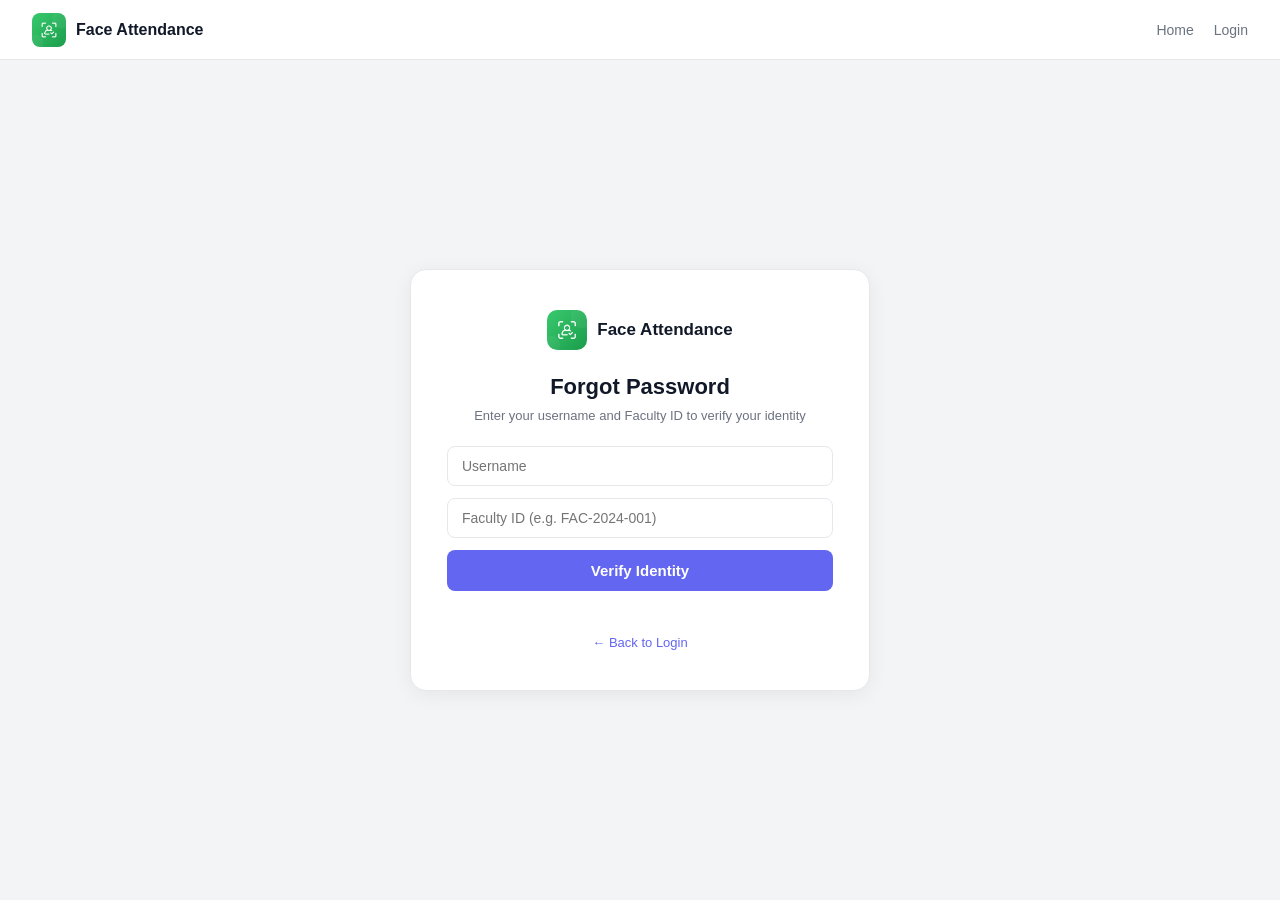
<file: frondend/Forgot-password .html>
<!DOCTYPE html>
<html lang="en">
<head>
  <meta charset="UTF-8" />
  <meta name="viewport" content="width=device-width, initial-scale=1.0" />
  <title>Forgot Password | Face Attendance</title>
  <style>
    * { margin: 0; padding: 0; box-sizing: border-box; }

    body {
      font-family: 'Inter', -apple-system, BlinkMacSystemFont, sans-serif;
      background: #f3f4f6;
      min-height: 100vh;
    }

    /* Navbar */
    .navbar {
      background: #fff;
      border-bottom: 1px solid #e5e7eb;
      padding: 0 32px;
      height: 60px;
      display: flex;
      align-items: center;
      justify-content: space-between;
    }
    .nav-left { display: flex; align-items: center; gap: 10px; }
    .brand    { font-size: 16px; font-weight: 700; color: #111827; }
    .nav-right { display: flex; align-items: center; gap: 20px; }
    .nav-right a {
      font-size: 14px; color: #6b7280;
      text-decoration: none; font-weight: 500;
    }
    .nav-right a:hover { color: #111827; }

    /* Page wrapper */
    .page {
      display: flex;
      justify-content: center;
      align-items: center;
      min-height: calc(100vh - 60px);
      padding: 32px 16px;
    }

    /* Card */
    .card {
      background: #fff;
      border-radius: 16px;
      border: 1px solid #e5e7eb;
      padding: 40px 36px;
      width: 460px;
      max-width: 100%;
      box-shadow: 0 4px 20px rgba(0,0,0,0.06);
    }

    /* Logo row */
    .logo-row {
      display: flex;
      align-items: center;
      justify-content: center;
      gap: 10px;
      margin-bottom: 24px;
    }
    .logo-row img  { width: 40px; height: 40px; border-radius: 10px; object-fit: contain; }
    .logo-row span { font-size: 17px; font-weight: 700; color: #111827; }

    /* Typography */
    .card-title {
      font-size: 22px; font-weight: 700;
      color: #111827; text-align: center;
      margin-bottom: 6px;
    }
    .card-sub {
      font-size: 13px; color: #6b7280;
      text-align: center; line-height: 1.6;
      margin-bottom: 20px;
    }

    /* Inputs */
    .card input {
      display: block;
      width: 100%;
      padding: 11px 14px;
      border: 1px solid #e5e7eb;
      border-radius: 8px;
      font-size: 14px;
      color: #111827;
      background: #fff;
      margin-bottom: 12px;
      outline: none;
      transition: border-color .15s;
    }
    .card input:focus { border-color: #6366f1; }

    /* Button */
    .btn-primary {
      display: block;
      width: 100%;
      padding: 12px;
      background: #6366f1;
      color: #fff;
      border: none;
      border-radius: 8px;
      font-size: 15px;
      font-weight: 600;
      cursor: pointer;
      margin-top: 4px;
      transition: background .15s;
    }
    .btn-primary:hover { background: #4f46e5; }

    /* Message */
    .msg {
      font-size: 13px;
      text-align: center;
      margin-top: 10px;
      min-height: 18px;
    }

    /* Back link */
    .back-link {
      display: block;
      text-align: center;
      font-size: 13px;
      color: #6366f1;
      margin-top: 16px;
      text-decoration: none;
    }
    .back-link:hover { text-decoration: underline; }

    /* Steps */
    .step         { display: none; }
    .step.active  { display: block; }

    /* Success icon */
    .success-icon {
      font-size: 52px;
      text-align: center;
      margin-bottom: 14px;
    }
  </style>
</head>
<body>

  <!-- Navbar -->
  <nav class="navbar">
    <div class="nav-left">
      <img src="assets/faceattendance-2.png" alt="Logo"
        style="width:34px;height:34px;border-radius:8px;object-fit:contain;" />
      <span class="brand">Face Attendance</span>
    </div>
    <div class="nav-right">
      <a href="index.html">Home</a>
      <a href="login.html">Login</a>
    </div>
  </nav>

  <!-- Page -->
  <div class="page">
    <div class="card">

      <!-- Logo -->
      <div class="logo-row">
        <img src="assets/faceattendance-2.png" alt="Logo" />
        <span>Face Attendance</span>
      </div>

      <!-- Step 1: Verify -->
      <div class="step active" id="step1">
        <h2 class="card-title">Forgot Password</h2>
        <p class="card-sub">Enter your username and Faculty ID to verify your identity</p>

        <input type="text"     id="username"  placeholder="Username" />
        <input type="text"     id="facultyId" placeholder="Faculty ID (e.g. FAC-2024-001)" />

        <button class="btn-primary" onclick="verifyIdentity()">Verify Identity</button>
        <p class="msg" id="verifyMsg"></p>

        <a class="back-link" href="login.html">← Back to Login</a>
      </div>

      <!-- Step 2: New password -->
      <div class="step" id="step2">
        <h2 class="card-title">Set New Password</h2>
        <p class="card-sub" id="verifiedName">Identity verified!</p>

        <input type="password" id="newPassword"     placeholder="New Password (min 6 chars)" />
        <input type="password" id="confirmPassword" placeholder="Confirm New Password" />

        <button class="btn-primary" onclick="resetPassword()">Reset Password</button>
        <p class="msg" id="resetMsg"></p>
      </div>

      <!-- Step 3: Success -->
      <div class="step" id="step3">
        <div class="success-icon">✅</div>
        <h2 class="card-title">Password Reset!</h2>
        <p class="card-sub">Your password has been updated successfully.</p>
        <button class="btn-primary" onclick="window.location.href='login.html'"
          style="margin-top:8px">Go to Login</button>
      </div>

    </div>
  </div>

  <script>
    let verifiedUsername = "";

    function showStep(id) {
      document.querySelectorAll(".step").forEach(s => s.classList.remove("active"));
      document.getElementById(id).classList.add("active");
    }

    async function verifyIdentity() {
      const username  = document.getElementById("username").value.trim();
      const facultyId = document.getElementById("facultyId").value.trim();
      const msg       = document.getElementById("verifyMsg");

      if (!username || !facultyId) {
        msg.style.color = "red";
        msg.textContent = "Please fill both fields";
        return;
      }

      try {
        const res  = await fetch("http://127.0.0.1:5000/api/verify-faculty", {
          method:  "POST",
          headers: { "Content-Type": "application/json" },
          body:    JSON.stringify({ username, faculty_id: facultyId })
        });
        const data = await res.json();

        if (data.success) {
          verifiedUsername = username;
          document.getElementById("verifiedName").textContent =
            `✔ Verified as ${data.name}. Set your new password below.`;
          showStep("step2");
        } else {
          msg.style.color = "red";
          msg.textContent = data.error || "Username or Faculty ID does not match";
        }
      } catch(e) {
        msg.style.color = "red";
        msg.textContent = "Backend not reachable";
      }
    }

    async function resetPassword() {
      const newPassword     = document.getElementById("newPassword").value;
      const confirmPassword = document.getElementById("confirmPassword").value;
      const msg             = document.getElementById("resetMsg");

      if (!newPassword || !confirmPassword) {
        msg.style.color = "red"; msg.textContent = "Please fill both fields"; return;
      }
      if (newPassword !== confirmPassword) {
        msg.style.color = "red"; msg.textContent = "Passwords do not match"; return;
      }
      if (newPassword.length < 6) {
        msg.style.color = "red"; msg.textContent = "Minimum 6 characters required"; return;
      }

      try {
        const res  = await fetch("http://127.0.0.1:5000/api/reset-password", {
          method:  "POST",
          headers: { "Content-Type": "application/json" },
          body:    JSON.stringify({ username: verifiedUsername, password: newPassword })
        });
        const data = await res.json();
        if (data.success) {
          showStep("step3");
        } else {
          msg.style.color = "red";
          msg.textContent = data.error || "Failed to reset password";
        }
      } catch(e) {
        msg.style.color = "red"; msg.textContent = "Backend not reachable";
      }
    }
  </script>
</body>
</html>
</file>
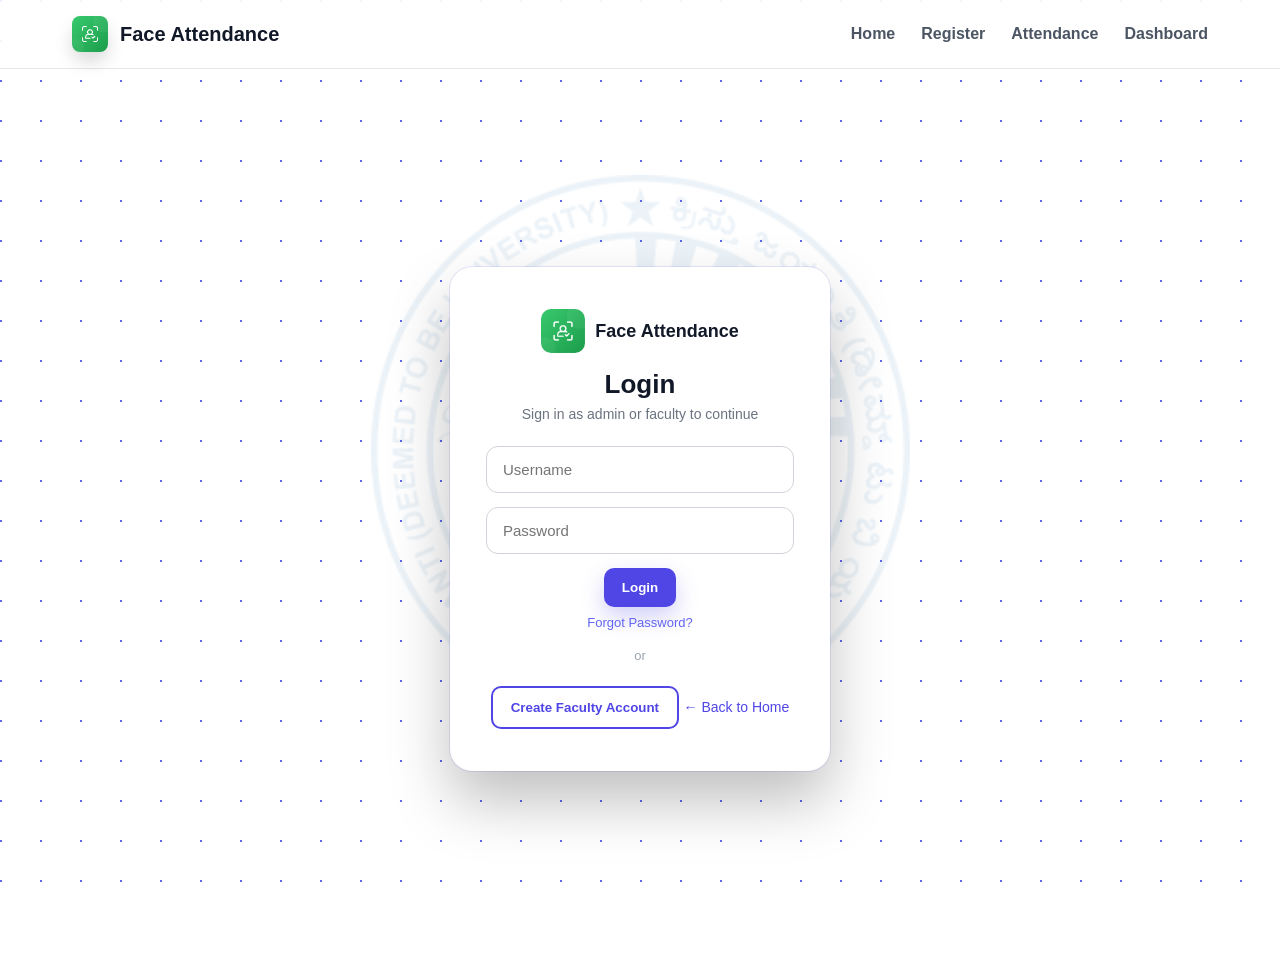
<file: frondend/login.html>
<!DOCTYPE html>
<html lang="en">
<head>
  <meta charset="UTF-8" />
  <meta name="viewport" content="width=device-width, initial-scale=1.0" />
  <title>Login | Face Attendance</title>
  <link rel="stylesheet" href="css/style.css" />
</head>

<body class="login-page">

  <!-- Background -->
  <div class="bg-pattern"></div>

  <!-- Watermark -->
  <div class="logo-watermark">
    <img src="assets/university-logo.png" alt="University logo watermark" />
  </div>

  <!-- Navbar -->
  <nav class="navbar">
    <div class="nav-container">
      <div class="nav-left">
        <div class="logo-box" style="background:none;padding:0;width:36px;height:36px;">
          <img src="assets/faceattendance-2.png" alt="Logo"
            style="width:36px;height:36px;border-radius:8px;object-fit:contain;" />
        </div>
        <span class="brand">Face Attendance</span>
      </div>
      <div class="nav-right">
        <a class="nav-link" href="index.html">Home</a>
        <a class="nav-link" href="register.html">Register</a>
        <a class="nav-link" href="attendance.html">Attendance</a>
        <a class="nav-link" href="dashboard.html">Dashboard</a>
      </div>
    </div>
  </nav>

  <!-- Login Wrapper -->
  <div class="login-wrapper">
    <div class="login-card-square">

      <!-- Logo inside login card -->
      <div style="display:flex;align-items:center;gap:10px;justify-content:center;margin-bottom:16px;">
        <img src="assets/faceattendance-2.png" alt="Logo"
          style="width:44px;height:44px;border-radius:10px;object-fit:contain;" />
        <span style="font-size:18px;font-weight:700;color:#111827;">Face Attendance</span>
      </div>

      <h2 class="login-title">Login</h2>
      <p class="login-sub">
        Sign in as admin or faculty to continue
      </p>

      <input
        type="text"
        id="username"
        placeholder="Username"
        aria-label="Username"
      />

      <input
        type="password"
        id="password"
        placeholder="Password"
        aria-label="Password"
      />

      <button class="btn btn-primary full" onclick="login()">
        Login
      </button>

      <p id="login-msg"></p>

      <a href="Forgot-password.html"
        style="display:block;text-align:center;font-size:13px;color:#6366f1;margin-top:8px;text-decoration:none;">
        Forgot Password?
      </a>

      <div class="divider">or</div>

      <button class="btn btn-outline full" onclick="window.location.href='faculty-register.html'">
        Create Faculty Account
      </button>

      <a href="index.html" class="back-home">
        ← Back to Home
      </a>
    </div>
  </div>

  <script>
    async function login() {
      const username = document.getElementById("username").value;
      const password = document.getElementById("password").value;
      const msg      = document.getElementById("login-msg");

      try {
        const response = await fetch("http://127.0.0.1:5000/api/login", {
          method:  "POST",
          headers: { "Content-Type": "application/json" },
          body:    JSON.stringify({ username, password })
        });

        const data = await response.json();

        if (data.success) {
          localStorage.setItem("loggedIn",  "true");
          localStorage.setItem("role",      data.role);
          localStorage.setItem("userName",  data.name);
          localStorage.setItem("periods",   JSON.stringify(data.periods || []));
          localStorage.setItem("schedule",  JSON.stringify(data.schedule || {}));
          localStorage.setItem("facultyId", data.id || "");
          localStorage.setItem("loginTime", Date.now());

          // Show detected role briefly before redirect
          msg.style.color = "green";
          msg.textContent = `✔ Logged in as ${data.role === "admin" ? "Admin" : "Faculty — " + data.name}`;
          setTimeout(() => window.location.href = "dashboard.html", 800);
        } else {
          msg.style.color = "red";
          msg.textContent = "Invalid credentials";
        }
      } catch (e) {
        msg.style.color = "red";
        msg.textContent = "Backend not reachable";
      }
    }

  </script>
</body>
</html>
</file>
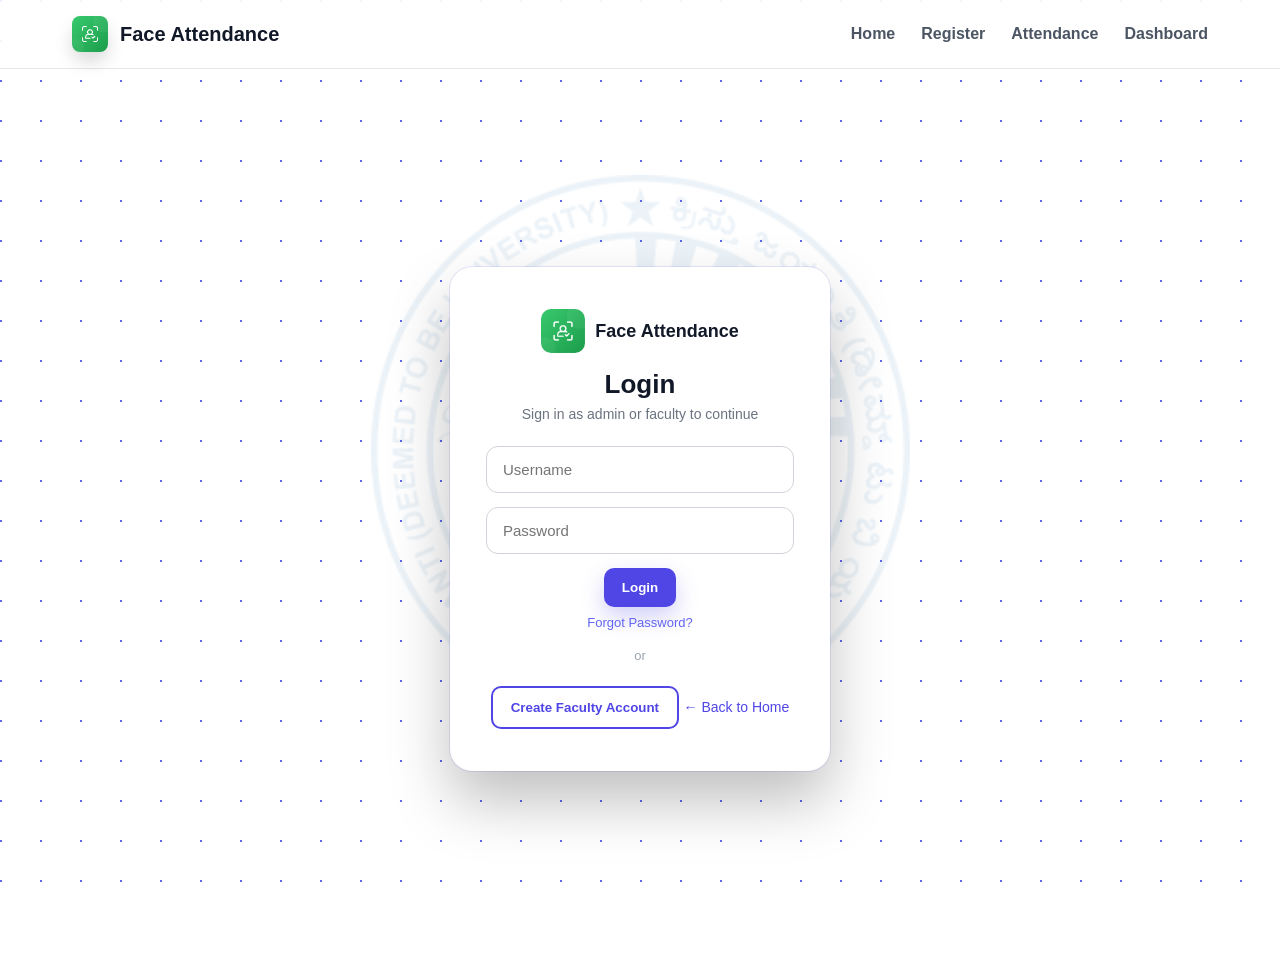
<file: frondend/register.html>
<!DOCTYPE html>
<html lang="en">
<head>
  <meta charset="UTF-8" />
  <meta name="viewport" content="width=device-width, initial-scale=1.0" />
  <title>Register Student | Face Attendance</title>
  <link rel="stylesheet" href="css/style.css" />
  <script>
    if (localStorage.getItem("loggedIn") !== "true") {
      window.location.href = "login.html";
    }
    if (localStorage.getItem("role") !== "admin") {
      window.location.href = "dashboard.html";
    }
  </script>
  <style>
    .step-indicator {
      display: flex;
      align-items: center;
      gap: 8px;
      margin-bottom: 20px;
    }
    .step-bubble {
      width: 28px;
      height: 28px;
      border-radius: 50%;
      display: flex;
      align-items: center;
      justify-content: center;
      font-size: 13px;
      font-weight: 600;
      background: #e5e7eb;
      color: #6b7280;
      flex-shrink: 0;
    }
    .step-bubble.active  { background: #6366f1; color: #fff; }
    .step-bubble.done    { background: #10b981; color: #fff; }
    .step-line {
      flex: 1;
      height: 2px;
      background: #e5e7eb;
    }
    .step-line.done { background: #10b981; }
    .step-label {
      font-size: 12px;
      color: #6b7280;
      white-space: nowrap;
    }
    .step-label.active { color: #6366f1; font-weight: 600; }
    .step-label.done   { color: #10b981; }
  </style>
</head>

<body>
  <div class="bg-pattern"></div>
  <div class="logo-watermark">
    <img src="assets/university-logo.png" alt="University logo watermark" />
  </div>

  <nav class="navbar">
    <div class="nav-container">
      <div class="nav-left">
        <div class="logo-box" style="background:none;padding:0;width:36px;height:36px;">
          <img src="assets/faceattendance-2.png" alt="Logo"
            style="width:36px;height:36px;border-radius:8px;object-fit:contain;" />
        </div>
        <span class="brand">Face Attendance</span>
      </div>
      <div class="nav-right">
        <a class="nav-link" href="index.html">Home</a>
        <a class="nav-link active" href="register.html">Register</a>
        <a class="nav-link" href="attendance.html">Attendance</a>
        <a class="nav-link" href="dashboard.html">Dashboard</a>
        <a class="btn btn-outline" href="#" onclick="logout()">Logout</a>
      </div>
    </div>
  </nav>

  <section class="container section">
    <h1 class="section-title center">Register Student</h1>
    <p class="section-subtitle center">Follow the 3 steps below</p>

    <!-- Step indicator -->
    <div class="step-indicator" style="max-width:500px;margin:0 auto 30px;">
      <div class="step-bubble active" id="bubble1">1</div>
      <span class="step-label active" id="label1">Fill Details</span>
      <div class="step-line" id="line1"></div>
      <div class="step-bubble" id="bubble2">2</div>
      <span class="step-label" id="label2">Start Camera</span>
      <div class="step-line" id="line2"></div>
      <div class="step-bubble" id="bubble3">3</div>
      <span class="step-label" id="label3">Capture Face</span>
    </div>

    <div class="hero-grid">
      <!-- Left: Form -->
      <div>
        <div class="login-card-square">
          <h3 class="login-title">Student Details</h3>

          <!-- Step 1: Details -->
          <div id="step1Section">
            <input type="text" id="studentName" placeholder="Student Name" />
            <input type="text" id="studentRoll" placeholder="Roll Number"  style="margin-top:10px" />
            <input type="text" id="studentClass" placeholder="Class (e.g. CS-A, IT-B)" style="margin-top:10px" />
            <input type="text" id="studentDept" placeholder="Department"   style="margin-top:10px" />
            <button class="btn btn-primary full" onclick="registerStudent()" style="margin-top:16px">
              Step 1 — Save Details
            </button>
          </div>

          <!-- Step 2: Start camera (shown after step 1) -->
          <div id="step2Section" style="display:none;margin-top:16px">
            <div style="background:#f0fdf4;border:1px solid #bbf7d0;border-radius:8px;padding:12px;margin-bottom:14px">
              <p style="color:#166534;font-size:13px;margin:0">
                ✔ Details saved! Now start the camera and capture the student's face.
              </p>
            </div>
            <button class="btn btn-primary full" onclick="startCamera()" id="startCamBtn">
              Step 2 — Start Camera
            </button>
          </div>

          <!-- Step 3: Capture (shown after camera starts) -->
          <div id="step3Section" style="display:none;margin-top:16px">
            <div style="background:#eff6ff;border:1px solid #bfdbfe;border-radius:8px;padding:12px;margin-bottom:14px">
              <p style="color:#1e40af;font-size:13px;margin:0">
                📷 Camera is ON. Make sure the face is clearly visible, then capture.
              </p>
            </div>
            <button class="btn btn-primary full" onclick="captureFace()">
              Step 3 — Capture Face
            </button>
          </div>

          <p id="msg" style="margin-top:14px;font-size:14px;"></p>
        </div>
      </div>

      <!-- Right: Webcam -->
      <div class="webcam-card">
        <div class="webcam-top-left">
          <span class="dot" id="camDot" style="background:red"></span>
          <span id="camLabel">Camera: OFF</span>
        </div>

        <div class="webcam-body" style="position:relative;min-height:220px;">

          <!-- Placeholder -->
          <div id="camPlaceholder" style="display:flex;flex-direction:column;align-items:center;justify-content:center;height:220px;">
            <div class="webcam-icon">📷</div>
            <div class="webcam-info">
              <h3>Camera Preview</h3>
              <p style="color:#6b7280;font-size:14px">
                Complete Step 1 first
              </p>
            </div>
          </div>

          <!-- Live video -->
          <video id="video" autoplay playsinline
            style="display:none;width:100%;border-radius:12px;"></video>

          <!-- Snapshot after capture -->
          <img id="snapshot"
            style="display:none;width:100%;border-radius:12px;" />

          <!-- Hidden canvas -->
          <canvas id="canvas" style="display:none;"></canvas>
        </div>

        <div class="webcam-footer">
          <span class="status-label">Camera Status:</span>
          <span id="camStatus">
            <span class="dot dot-red"></span> OFF
          </span>
        </div>
      </div>
    </div>
  </section>

  <footer class="footer">
    <div class="container footer-content">
      <div>
        <strong>Face Attendance System © 2026</strong>
        <p>Student Registration</p>
      </div>
    </div>
  </footer>

  <script>
    let stream        = null;
    let savedRoll     = "";
    let cameraReady   = false;

    function logout() {
      localStorage.removeItem("loggedIn");
      window.location.href = "login.html";
    }

    // ── Update step indicator ──────────────────────────────────
    function setStep(step) {
      // Reset all
      [1,2,3].forEach(i => {
        document.getElementById(`bubble${i}`).className = "step-bubble";
        document.getElementById(`label${i}`).className  = "step-label";
      });
      [1,2].forEach(i => {
        document.getElementById(`line${i}`).className = "step-line";
      });

      // Mark done steps
      for (let i = 1; i < step; i++) {
        document.getElementById(`bubble${i}`).className = "step-bubble done";
        document.getElementById(`label${i}`).className  = "step-label done";
        document.getElementById(`bubble${i}`).textContent = "✓";
        if (i <= 2) document.getElementById(`line${i}`).className = "step-line done";
      }

      // Mark active step
      document.getElementById(`bubble${step}`).className = "step-bubble active";
      document.getElementById(`label${step}`).className  = "step-label active";
    }

    // ── STEP 1: Save student details ───────────────────────────
    async function registerStudent() {
      const name  = document.getElementById("studentName").value.trim();
      const roll  = document.getElementById("studentRoll").value.trim();
      const cls   = document.getElementById("studentClass").value.trim();
      const dept  = document.getElementById("studentDept").value.trim();
      const msg   = document.getElementById("msg");

      if (!name || !roll || !cls || !dept) {
        msg.style.color = "red";
        msg.textContent = "Please fill all fields";
        return;
      }

      try {
        const res  = await fetch("http://127.0.0.1:5000/api/register-student", {
          method:  "POST",
          headers: { "Content-Type": "application/json" },
          body:    JSON.stringify({ name, roll, class: cls, department: dept })
        });
        const data = await res.json();

        if (data.success) {
          savedRoll = roll;
          msg.textContent = "";

          // Show step 2, hide step 1 inputs
          document.getElementById("step1Section").style.display = "none";
          document.getElementById("step2Section").style.display = "block";
          document.getElementById("camPlaceholder").querySelector("p").textContent =
            "Click Step 2 to start camera";
          setStep(2);
        } else {
          msg.style.color = "red";
          msg.textContent = data.error || "Registration failed";
        }
      } catch (e) {
        msg.style.color = "red";
        msg.textContent = "Backend not reachable";
      }
    }

    // ── STEP 2: Start camera ───────────────────────────────────
    async function startCamera() {
      const msg = document.getElementById("msg");
      try {
        stream = await navigator.mediaDevices.getUserMedia({ video: true });

        const video = document.getElementById("video");
        video.srcObject = stream;

        // Wait for video to be ready
        await new Promise(resolve => video.onloadedmetadata = resolve);
        cameraReady = true;

        // UI updates
        document.getElementById("camPlaceholder").style.display = "none";
        document.getElementById("snapshot").style.display       = "none";
        video.style.display = "block";

        document.getElementById("camDot").style.background = "lime";
        document.getElementById("camLabel").textContent    = "Camera: ON";
        document.getElementById("camStatus").innerHTML =
          '<span class="dot" style="background:lime"></span> ON';

        // Show step 3
        document.getElementById("step2Section").style.display = "none";
        document.getElementById("step3Section").style.display = "block";
        setStep(3);

      } catch (e) {
        msg.style.color = "red";
        msg.textContent = "Camera access denied — please allow camera permission in your browser.";
      }
    }

    // ── STEP 3: Capture and register face ─────────────────────
    async function captureFace() {
      const msg = document.getElementById("msg");

      if (!cameraReady) {
        msg.style.color = "red";
        msg.textContent = "Please start the camera first (Step 2).";
        return;
      }

      const video  = document.getElementById("video");
      const canvas = document.getElementById("canvas");

      // Capture frame
      canvas.width  = video.videoWidth  || 640;
      canvas.height = video.videoHeight || 480;
      canvas.getContext("2d").drawImage(video, 0, 0);
      const imageData = canvas.toDataURL("image/jpeg", 0.92);

      // Show snapshot preview
      const snap  = document.getElementById("snapshot");
      snap.src    = imageData;
      snap.style.display  = "block";
      video.style.display = "none";

      msg.style.color = "#6b7280";
      msg.textContent = "Uploading and processing face...";

      try {
        const res  = await fetch("http://127.0.0.1:5000/api/register-face", {
          method:  "POST",
          headers: { "Content-Type": "application/json" },
          body:    JSON.stringify({ roll: savedRoll, image: imageData })
        });
        const data = await res.json();

        if (data.success) {
          msg.style.color = "green";
          msg.textContent = "✔ Face registered! Student is ready for attendance.";

          // Stop camera
          if (stream) stream.getTracks().forEach(t => t.stop());
          cameraReady = false;
          document.getElementById("camDot").style.background = "red";
          document.getElementById("camLabel").textContent    = "Camera: OFF";
          document.getElementById("camStatus").innerHTML =
            '<span class="dot dot-red"></span> OFF';

          // Reset form after 3 seconds for next student
          setTimeout(() => resetForm(), 3500);

        } else {
          // Face not detected — go back to live video for retry
          snap.style.display  = "none";
          video.style.display = "block";
          msg.style.color = "red";
          msg.textContent = data.error || "Face not detected. Please try again.";
        }
      } catch (e) {
        snap.style.display  = "none";
        video.style.display = "block";
        msg.style.color = "red";
        msg.textContent = "Backend not reachable";
      }
    }

    // ── Reset for next student ─────────────────────────────────
    function resetForm() {
      savedRoll   = "";
      cameraReady = false;
      stream      = null;

      document.getElementById("studentName").value  = "";
      document.getElementById("studentRoll").value  = "";
      document.getElementById("studentClass").value = "";
      document.getElementById("studentDept").value  = "";
      document.getElementById("msg").textContent   = "";

      document.getElementById("step1Section").style.display = "block";
      document.getElementById("step2Section").style.display = "none";
      document.getElementById("step3Section").style.display = "none";
      document.getElementById("snapshot").style.display     = "none";
      document.getElementById("camPlaceholder").style.display = "flex";
      document.getElementById("camPlaceholder").querySelector("p").textContent =
        "Complete Step 1 first";

      // Reset step bubbles
      [1,2,3].forEach(i => {
        document.getElementById(`bubble${i}`).className    = "step-bubble";
        document.getElementById(`bubble${i}`).textContent = i;
        document.getElementById(`label${i}`).className    = "step-label";
      });
      [1,2].forEach(i => {
        document.getElementById(`line${i}`).className = "step-line";
      });
      document.getElementById("bubble1").className = "step-bubble active";
      document.getElementById("label1").className  = "step-label active";
    }
  </script>
</body>
</html>
</file>
<file: frondend/css/style.css>
* {
  margin: 0;
  padding: 0;
  box-sizing: border-box;
}

body {
  font-family: "Inter", sans-serif;
  background: #fff;
  color: #111827;
}

.container {
  max-width: 1200px;
  margin: 0 auto;
  padding: 0 32px;
}

.section {
  padding: 70px 0;
}

.center {
  text-align: center;
}

/* Background */
.bg-pattern {
  position: fixed;
  inset: 0;
  opacity: 0.03;
  pointer-events: none;
  background-image: radial-gradient(circle at 1px 1px, #6366f1 1px, transparent 0);
  background-size: 40px 40px;
  z-index: -10;
}

/* Watermark Logo */
.logo-watermark {
  position: fixed;
  inset: 0;
  pointer-events: none;
  overflow: hidden;
  z-index: -9;
}
.logo-watermark img {
  position: absolute;
  top: 50%;
  left: 50%;
  width: 550px;
  height: 550px;
  transform: translate(-50%, -50%);
  opacity: 0.08;
  object-fit: contain;
}

/* Navbar */
.navbar {
  position: sticky;
  top: 0;
  z-index: 20;
  border-bottom: 1px solid #e5e7eb;

  /* ✅ Safari iOS support */
  -webkit-backdrop-filter: blur(12px);
  backdrop-filter: blur(12px);

  background: rgba(255, 255, 255, 0.85);
}

.nav-container {
  max-width: 1200px;
  margin: 0 auto;
  padding: 16px 32px;
  display: flex;
  justify-content: space-between;
  align-items: center;
}

.nav-left {
  display: flex;
  gap: 12px;
  align-items: center;
}

.logo-box {
  width: 42px;
  height: 42px;
  border-radius: 14px;
  display: flex;
  align-items: center;
  justify-content: center;
  color: #fff;
  font-weight: 800;
  background: linear-gradient(135deg, #6366f1, #9333ea);
  box-shadow: 0 10px 18px rgba(0, 0, 0, 0.15);
}

.brand {
  font-size: 20px;
  font-weight: 700;
}

.nav-right {
  display: flex;
  gap: 26px;
  align-items: center;
}

.nav-link {
  text-decoration: none;
  font-weight: 600;
  color: #4b5563;
}
.nav-link:hover {
  color: #4f46e5;
}

.nav-link.active {
  color: #4f46e5;
  position: relative;
}
.nav-link.active::after {
  content: "";
  position: absolute;
  left: 0;
  bottom: -8px;
  width: 100%;
  height: 3px;
  background: #4f46e5;
  border-radius: 99px;
}

/* Buttons */
.btn {
  border: none;
  padding: 12px 18px;
  border-radius: 10px;
  font-weight: 600;
  cursor: pointer;
  transition: 0.2s ease;
}

.btn-primary {
  background: #4f46e5;
  color: #fff;
  box-shadow: 0 10px 22px rgba(79, 70, 229, 0.25);
}
.btn-primary:hover {
  background: #4338ca;
}

.btn-outline {
  background: transparent;
  border: 2px solid #4f46e5;
  color: #4f46e5;
}
.btn-outline:hover {
  background: #eef2ff;
}

.btn-lg {
  padding: 16px 26px;
  font-size: 16px;
}

/* Hero */
.hero {
  padding: 90px 0 40px;
}

.hero-grid {
  display: grid;
  grid-template-columns: 1.1fr 1fr;
  gap: 70px;
  align-items: center;
}

.hero-title {
  font-size: 56px;
  font-weight: 800;
  line-height: 1.05;
  margin-bottom: 20px;
}

.hero-subtitle {
  font-size: 20px;
  color: #4b5563;
  line-height: 1.6;
  margin-bottom: 26px;
}

.hero-actions {
  display: flex;
  gap: 16px;
  margin-bottom: 22px;
}

.privacy-note {
  font-size: 13px;
  color: #6b7280;
  display: flex;
  gap: 8px;
  align-items: center;
}

/* Webcam card */
.webcam-card {
  background: #fff;
  border-radius: 22px;
  overflow: hidden;
  border: 2px solid #e5e7eb;
  box-shadow: 0 30px 60px rgba(0, 0, 0, 0.15);
  position: relative;
}

.webcam-top-left {
  position: absolute;
  top: 16px;
  left: 16px;
  background: rgba(17, 24, 39, 0.82);
  padding: 8px 12px;
  border-radius: 10px;
  color: #fff;
  font-size: 12px;
  display: flex;
  gap: 8px;
  align-items: center;
  z-index: 10;

  /* ✅ Safari iOS support */
  -webkit-backdrop-filter: blur(8px);
  backdrop-filter: blur(8px);
}

.webcam-settings {
  position: absolute;
  top: 16px;
  right: 16px;
  width: 34px;
  height: 34px;
  border-radius: 10px;
  background: rgba(255, 255, 255, 0.92);

  /* ✅ Safari iOS support */
  -webkit-backdrop-filter: blur(8px);
  backdrop-filter: blur(8px);

  box-shadow: 0 10px 16px rgba(0, 0, 0, 0.15);
}

.webcam-body {
  background: linear-gradient(135deg, #f9fafb, #f3f4f6);
  aspect-ratio: 4 / 3;
  display: flex;
  flex-direction: column;
  align-items: center;
  justify-content: center;
  gap: 18px;
  padding: 40px;
  position: relative;
}

.webcam-frame {
  position: absolute;
  inset: 34px;
  border: 2px dashed #d1d5db;
  border-radius: 16px;
  background: rgba(229, 231, 235, 0.3);
}

.webcam-icon {
  width: 90px;
  height: 90px;
  border-radius: 50%;
  background: #fff;
  display: flex;
  align-items: center;
  justify-content: center;
  font-size: 44px;
  box-shadow: 0 20px 30px rgba(0, 0, 0, 0.1);
  position: relative;
  z-index: 5;
}

.webcam-info {
  text-align: center;
  z-index: 5;
}
.webcam-info h3 {
  font-size: 22px;
  margin-bottom: 14px;
  color: #374151;
}

.webcam-footer {
  background: #111827;
  display: flex;
  justify-content: space-between;
  align-items: center;
  padding: 16px 22px;
  font-size: 13px;
}

.status-label {
  color: #9ca3af;
}

.status-off {
  color: #f87171;
  font-weight: 700;
  display: flex;
  gap: 8px;
  align-items: center;
}

.dot {
  width: 10px;
  height: 10px;
  border-radius: 50%;
}
.dot-red {
  background: #f87171;
}

/* Features */
.features {
  display: grid;
  grid-template-columns: repeat(3, 1fr);
  gap: 26px;
}

.feature-card {
  background: #fff;
  border-radius: 22px;
  padding: 34px 30px;
  text-align: center;
  border: 1px solid #e5e7eb;
  box-shadow: 0 14px 22px rgba(0, 0, 0, 0.08);
  transition: 0.25s ease;
}
.feature-card:hover {
  border-color: #c7d2fe;
  box-shadow: 0 24px 45px rgba(0, 0, 0, 0.12);
  transform: translateY(-4px);
}

.icon-box {
  width: 64px;
  height: 64px;
  border-radius: 18px;
  display: flex;
  align-items: center;
  justify-content: center;
  margin: 0 auto 16px;
  font-size: 28px;
  color: #fff;
  box-shadow: 0 12px 18px rgba(0, 0, 0, 0.12);
}

.icon-box.purple {
  background: linear-gradient(135deg, #6366f1, #9333ea);
}
.icon-box.green {
  background: linear-gradient(135deg, #22c55e, #10b981);
}
.icon-box.blue {
  background: linear-gradient(135deg, #3b82f6, #06b6d4);
}

.feature-card h3 {
  font-size: 22px;
  margin-bottom: 10px;
}
.feature-card p {
  color: #4b5563;
  line-height: 1.6;
}

.learn-more {
  display: inline-block;
  margin-top: 12px;
  text-decoration: none;
  font-weight: 600;
  font-size: 14px;
  color: #4f46e5;
  opacity: 0;
  transition: 0.25s;
}
.feature-card:hover .learn-more {
  opacity: 1;
}

/* How it works */
.how-section {
  padding: 80px 32px;
  background: linear-gradient(#f9fafb, #ffffff);
  border-radius: 28px;
  margin: 60px auto;
}

.section-title {
  font-size: 34px;
  font-weight: 800;
  text-align: center;
  margin-bottom: 8px;
}

.section-subtitle {
  text-align: center;
  color: #6b7280;
  margin-bottom: 50px;
}

.how-grid {
  display: grid;
  grid-template-columns: repeat(3, 1fr);
  gap: 34px;
}

.how-card {
  background: #fff;
  border-radius: 22px;
  padding: 44px 28px 30px;
  border: 2px solid #e5e7eb;
  box-shadow: 0 16px 26px rgba(0, 0, 0, 0.1);
  text-align: center;
  position: relative;
}

.step {
  position: absolute;
  top: -18px;
  left: 50%;
  transform: translateX(-50%);
  width: 50px;
  height: 50px;
  border-radius: 999px;
  background: #4f46e5;
  color: white;
  display: flex;
  align-items: center;
  justify-content: center;
  font-weight: 800;
  box-shadow: 0 18px 24px rgba(79, 70, 229, 0.25);
}

.how-icon {
  width: 76px;
  height: 76px;
  margin: 10px auto 16px;
  border-radius: 18px;
  display: flex;
  align-items: center;
  justify-content: center;
  font-weight: 800;
  color: white;
  font-size: 24px;
}

.how-icon.purple {
  background: linear-gradient(135deg, #a855f7, #ec4899);
}
.how-icon.indigo {
  background: linear-gradient(135deg, #6366f1, #2563eb);
}
.how-icon.green {
  background: linear-gradient(135deg, #22c55e, #14b8a6);
}

.how-card h3 {
  font-size: 22px;
  margin-bottom: 10px;
}
.how-card p {
  color: #4b5563;
  line-height: 1.6;
}

/* Quick Access */
.quick-grid {
  display: grid;
  grid-template-columns: repeat(4, 1fr);
  gap: 20px;
  margin-top: 26px;
}

.quick-tile {
  background: #fff;
  border-radius: 22px;
  border: 2px solid #e5e7eb;
  padding: 30px 24px;
  font-weight: 800;
  font-size: 18px;
  cursor: pointer;
  transition: 0.25s;
  box-shadow: 0 14px 22px rgba(0, 0, 0, 0.08);
  display: flex;
  flex-direction: column;
  align-items: center;
  gap: 12px;
}

.quick-tile:hover {
  border-color: #4f46e5;
  box-shadow: 0 24px 45px rgba(0, 0, 0, 0.12);
  transform: translateY(-4px);
}

.tile-icon {
  width: 64px;
  height: 64px;
  border-radius: 16px;
  display: flex;
  align-items: center;
  justify-content: center;
  color: white;
  font-size: 28px;
  transition: 0.2s;
}

.quick-tile:hover .tile-icon {
  transform: scale(1.08);
}

.tile-icon.purple {
  background: linear-gradient(135deg, #a855f7, #ec4899);
}
.tile-icon.indigo {
  background: linear-gradient(135deg, #6366f1, #2563eb);
}
.tile-icon.green {
  background: linear-gradient(135deg, #22c55e, #14b8a6);
}
.tile-icon.orange {
  background: linear-gradient(135deg, #f97316, #ef4444);
}

/* Footer */
.footer {
  border-top: 1px solid #e5e7eb;
  background: #f9fafb;
  margin-top: 70px;
  padding: 28px 0;
}

.footer-content {
  display: flex;
  justify-content: space-between;
  align-items: center;
}

.footer-content p {
  margin-top: 8px;
  color: #6b7280;
  font-size: 14px;
}

/* Responsive */
@media (max-width: 1024px) {
  .hero-grid {
    grid-template-columns: 1fr;
  }
  .features,
  .how-grid {
    grid-template-columns: 1fr;
  }
  .quick-grid {
    grid-template-columns: 1fr 1fr;
  }
  .nav-right {
    gap: 14px;
    flex-wrap: wrap;
    justify-content: flex-end;
  }
}
/* Full opacity background ONLY for login page */
.login-page .bg-pattern {
  opacity: 1;
}

/* Center login card */
.login-wrapper {
  min-height: 100vh;
  display: flex;
  justify-content: center;
  align-items: center;
  position: relative;
  z-index: 5;
}

/* Square login card */
.login-card-square {
  width: 380px;
  background: #ffffff;
  padding: 42px 36px;
  border-radius: 22px;
  text-align: center;

  box-shadow:
    0 30px 60px rgba(0, 0, 0, 0.25),
    0 0 0 1px rgba(99, 102, 241, 0.15);

  animation: loginFadeUp 0.6s ease;
}

/* Login heading */
.login-title {
  font-size: 26px;
  font-weight: 800;
  margin-bottom: 6px;
}

.login-sub {
  font-size: 14px;
  color: #6b7280;
  margin-bottom: 24px;
}

/* Login inputs */
.login-card-square input {
  width: 100%;
  padding: 14px 16px;
  margin-bottom: 14px;
  border-radius: 12px;
  border: 1px solid #d1d5db;
  font-size: 15px;
}

.login-card-square input:focus {
  outline: none;
  border-color: #4f46e5;
  box-shadow: 0 0 0 3px rgba(79, 70, 229, 0.25);
}

/* Divider */
.divider {
  margin: 18px 0;
  font-size: 13px;
  color: #9ca3af;
}

/* Back link */
.back-home {
  display: inline-block;
  margin-top: 18px;
  font-size: 14px;
  color: #4f46e5;
  text-decoration: none;
}

.back-home:hover {
  text-decoration: underline;
}

/* Login animation */
@keyframes loginFadeUp {
  from {
    opacity: 0;
    transform: translateY(28px);
  }
  to {
    opacity: 1;
    transform: translateY(0);
  }
}
/* ===============================
   DASHBOARD TABLE
================================ */
.dashboard-table-wrapper {
  overflow-x: auto;
  margin-top: 30px;
}

.dashboard-table {
  width: 100%;
  border-collapse: collapse;
  background: white;
  border-radius: 18px;
  overflow: hidden;
  box-shadow: 0 20px 40px rgba(0, 0, 0, 0.1);
}

.dashboard-table th,
.dashboard-table td {
  padding: 16px 18px;
  text-align: left;
  font-size: 15px;
}

.dashboard-table thead {
  background: #4f46e5;
  color: white;
}

.dashboard-table tbody tr {
  border-bottom: 1px solid #e5e7eb;
}

.dashboard-table tbody tr:hover {
  background: #f9fafb;
}

.status {
  font-weight: 700;
}

.status.present {
  color: #16a34a;
}

.status.late {
  color: #f97316;
}
</file>
